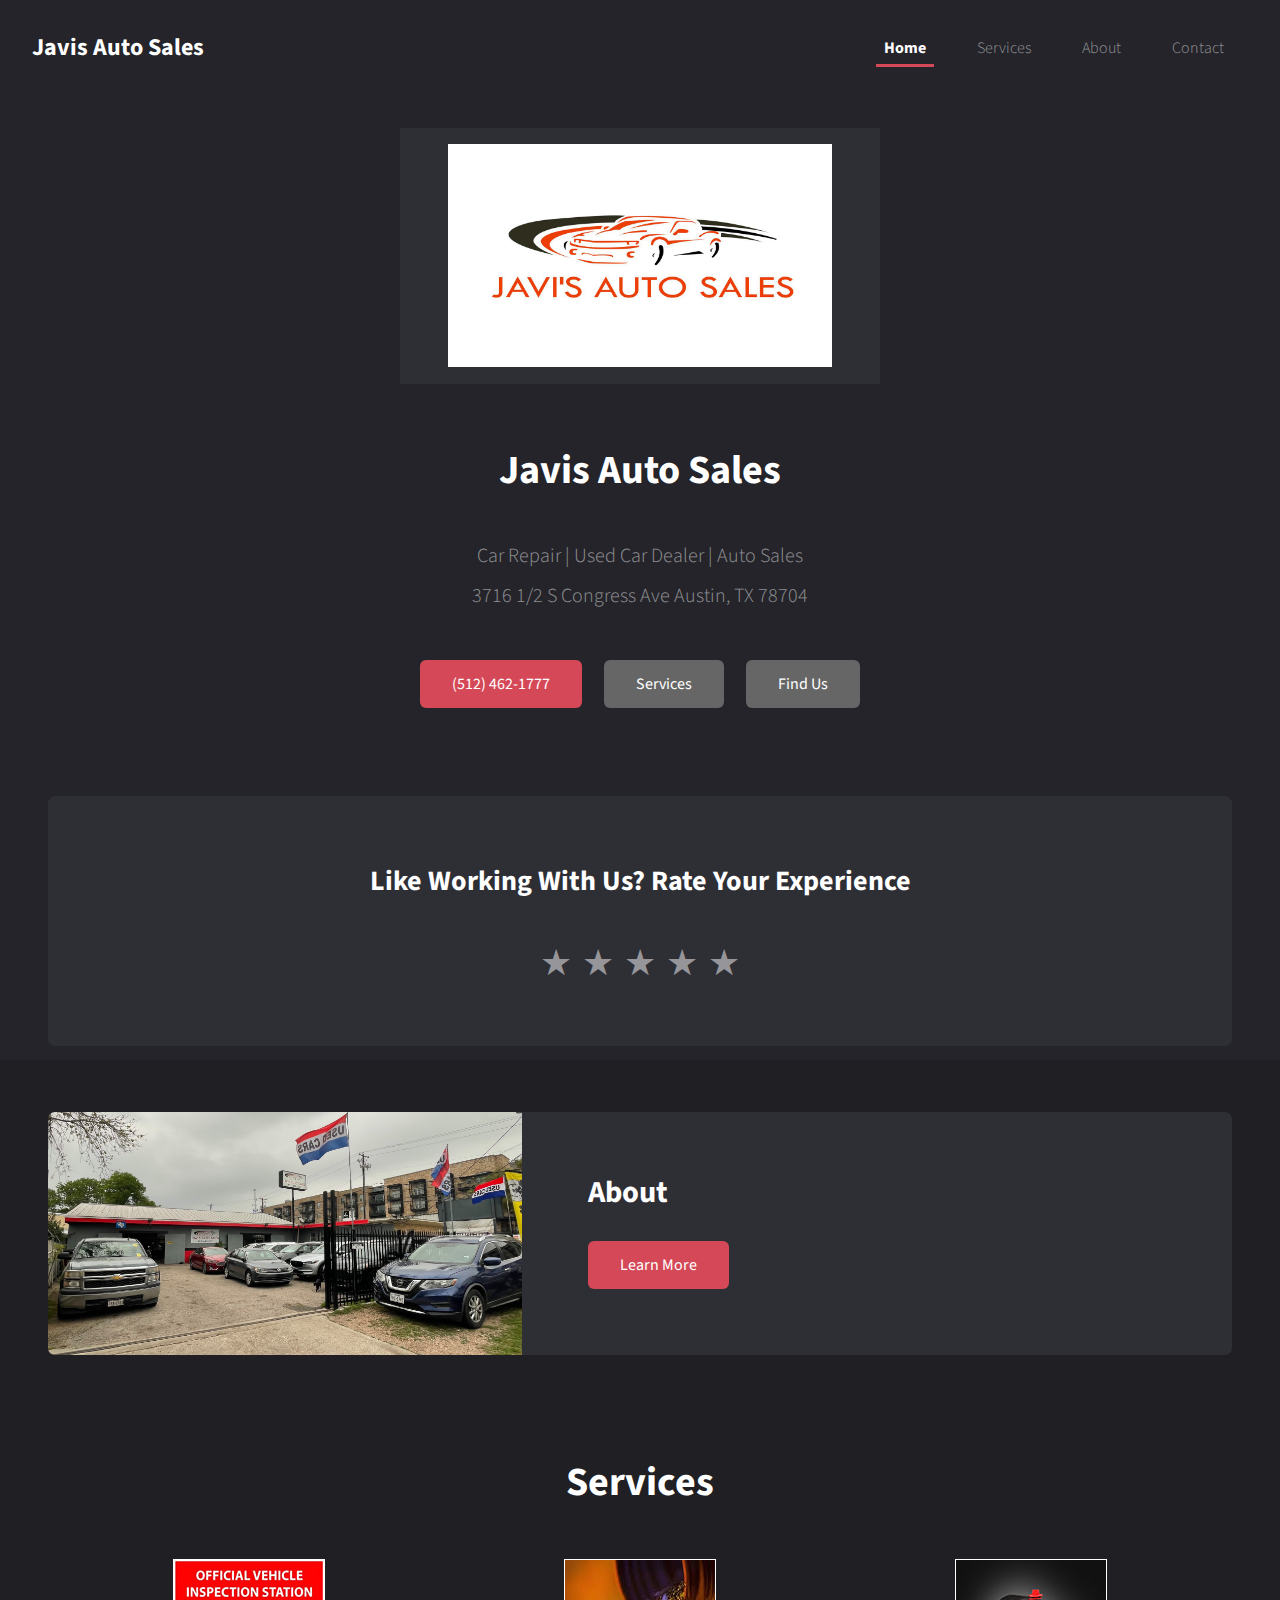
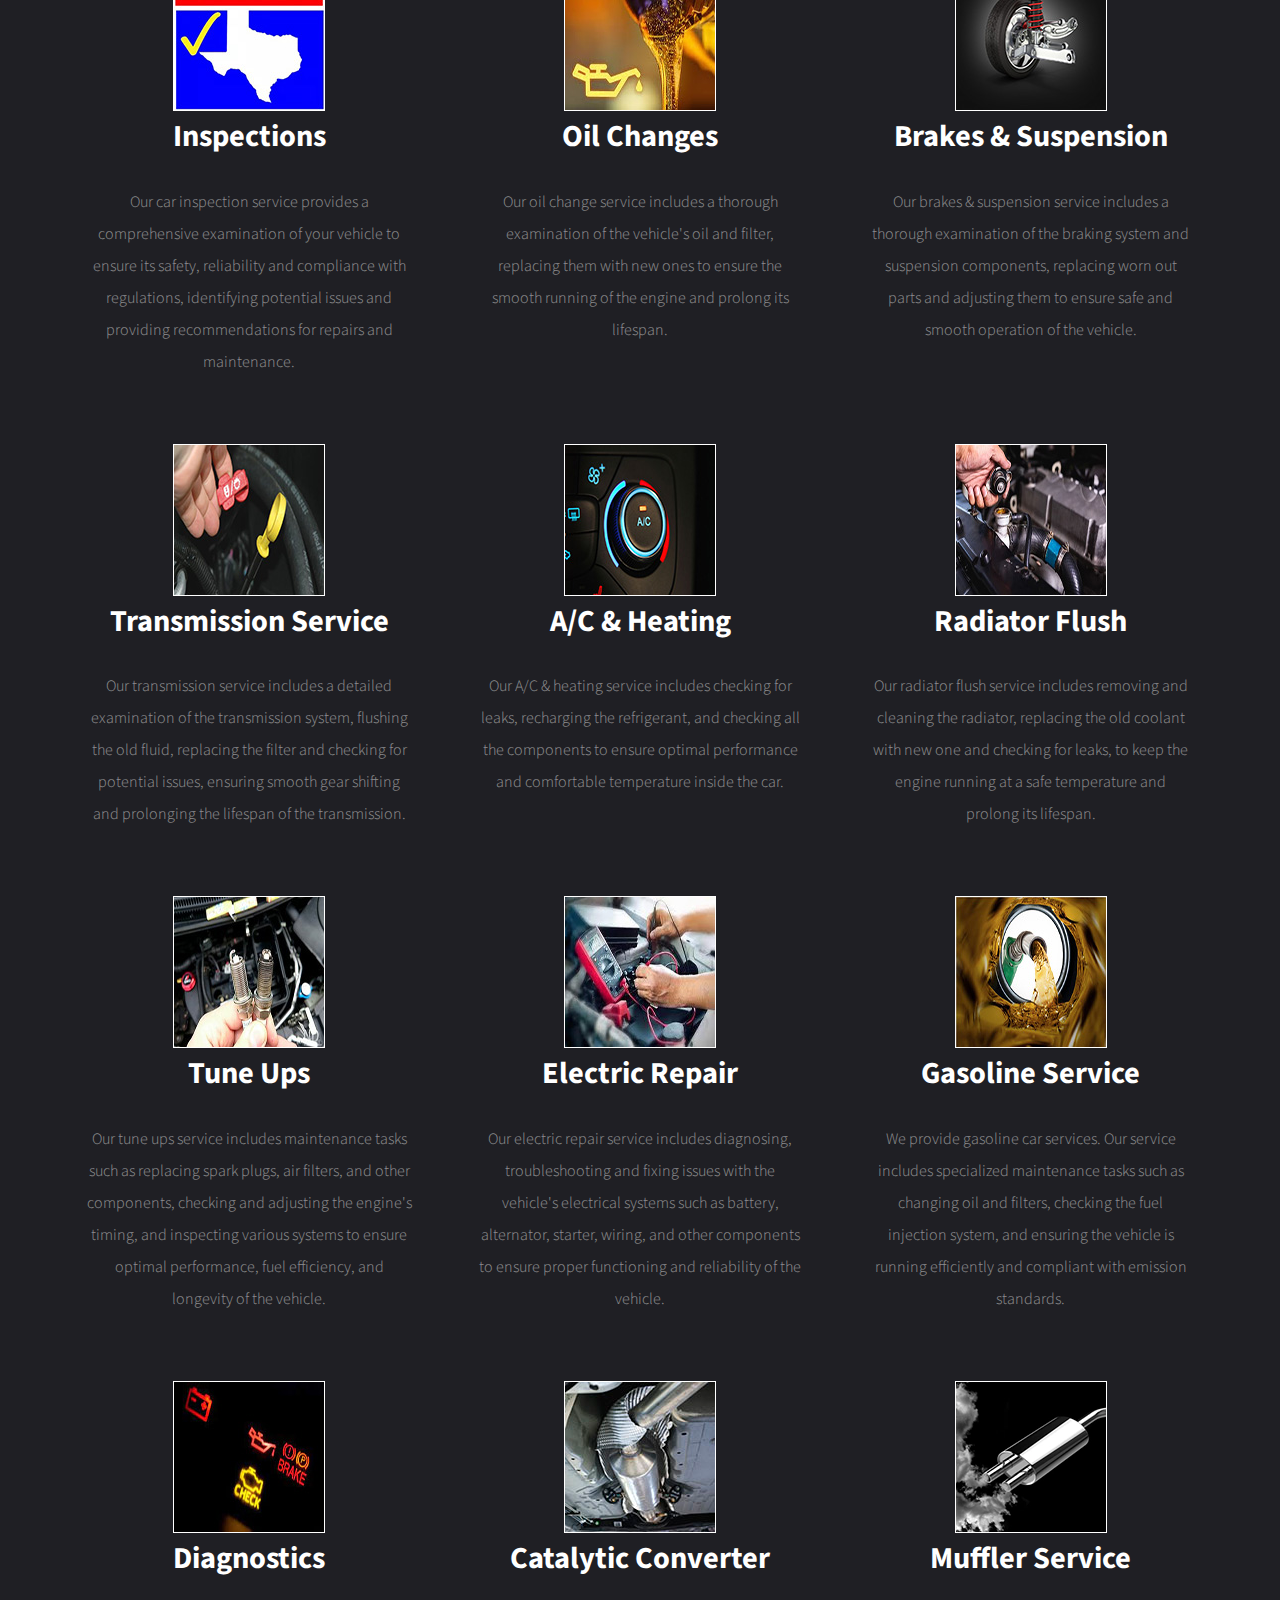
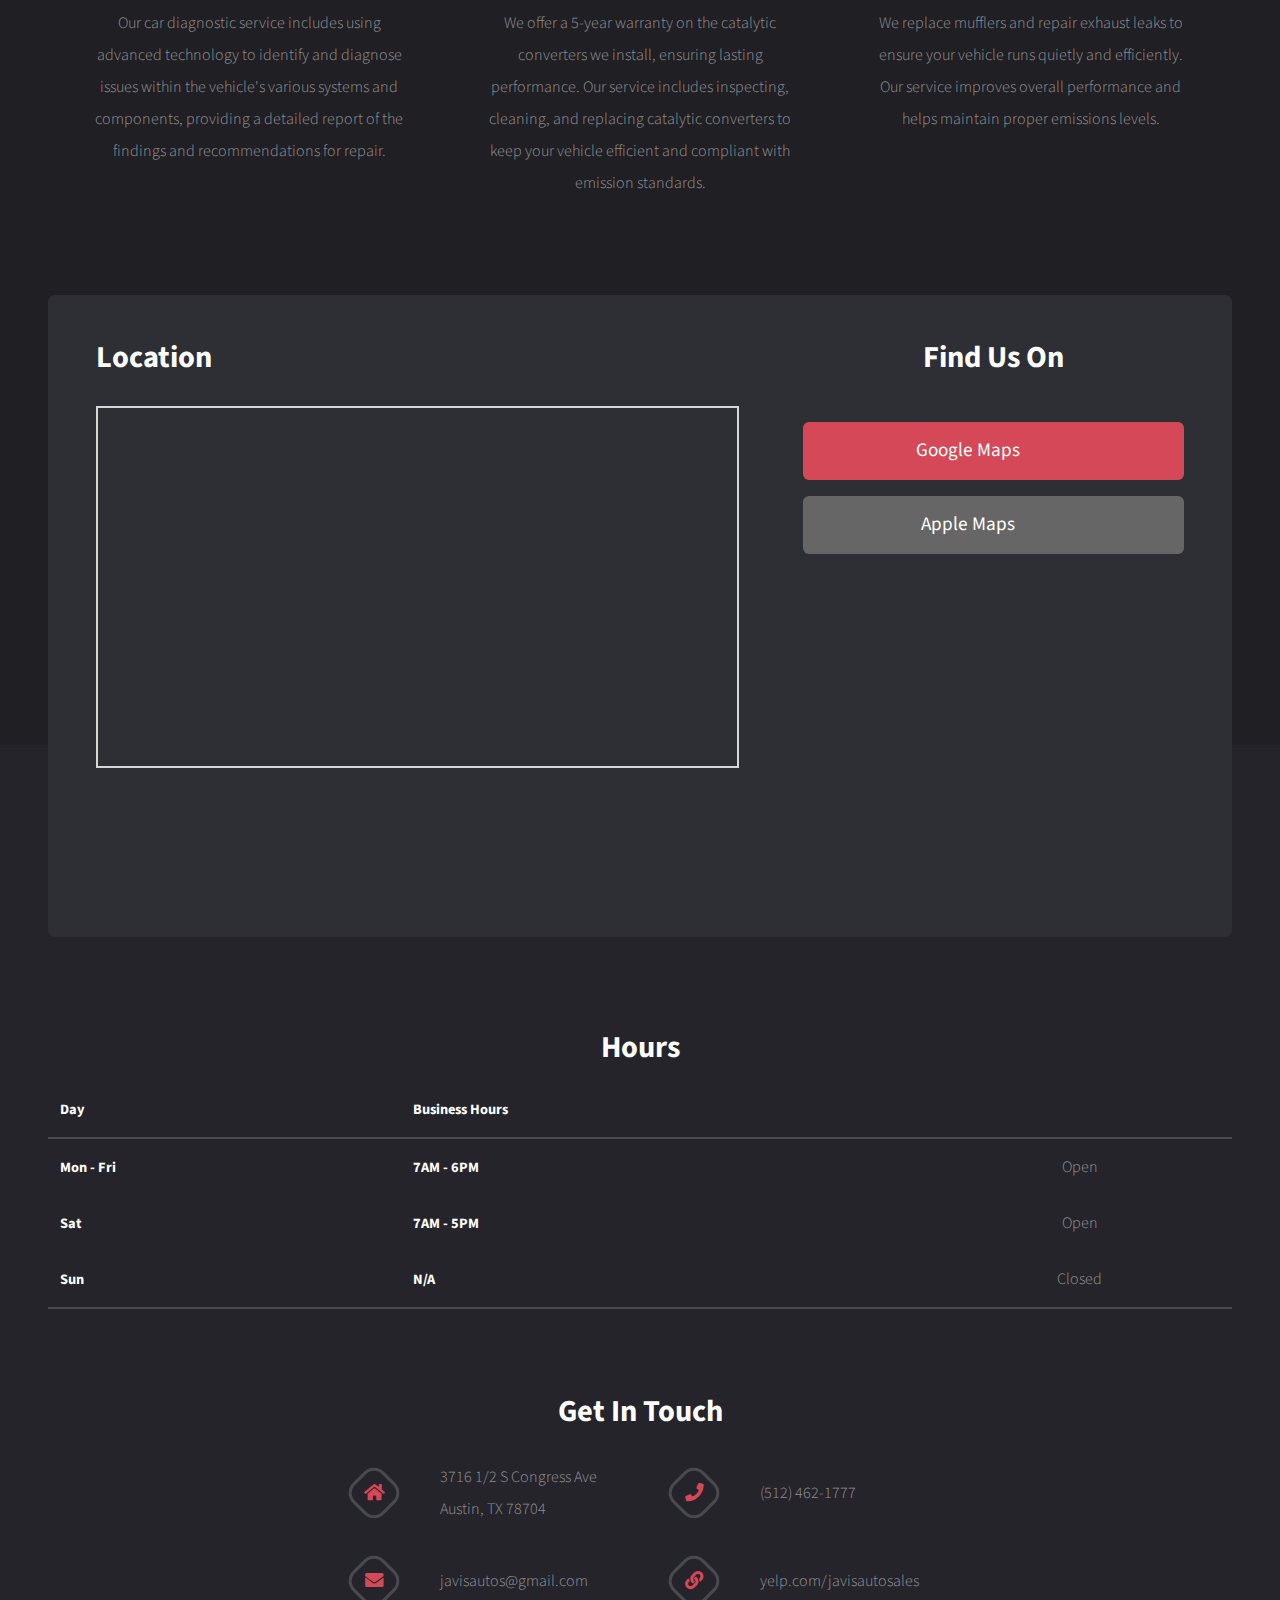
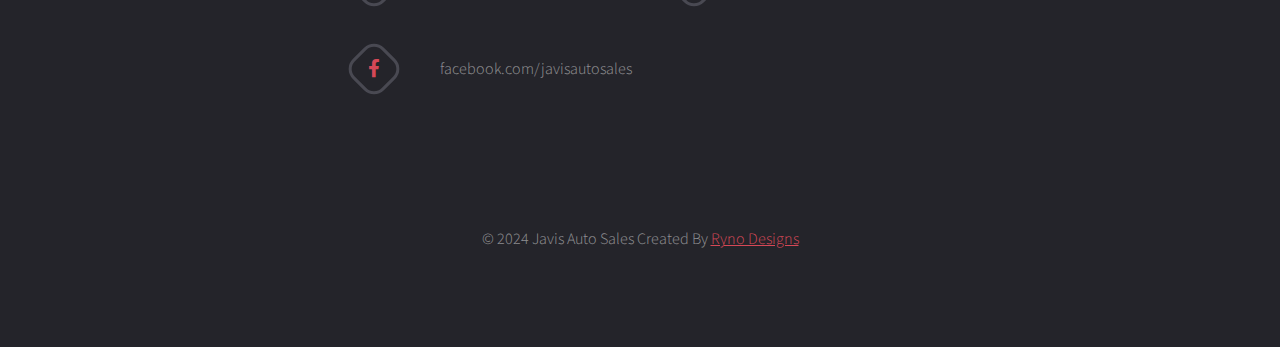
<file: index.html>
<!DOCTYPE HTML>
<html>
	<head>
		<!-- Google tag (gtag.js) -->
<script async src="https://www.googletagmanager.com/gtag/js?id=G-C8CC77G6PD"></script>
<script>
  window.dataLayer = window.dataLayer || [];
  function gtag(){dataLayer.push(arguments);}
  gtag('js', new Date());

  gtag('config', 'G-C8CC77G6PD');
</script>
		<!-- Google Adsense -->
		<script async src="https://pagead2.googlesyndication.com/pagead/js/adsbygoogle.js?client=ca-pub-5893393171654343"
     crossorigin="anonymous"></script>

		<title>Javis Auto Sales</title>
		<meta charset="utf-8" />
		<meta name="viewport" content="width=device-width, initial-scale=1, user-scalable=no" />
		<meta name="description" content="" />
		<meta name="keywords" content="" />
		<link rel="icon" href="images/JAVIS pdf logo v2.jpg">
		<link rel="stylesheet" href="assets/css/main.css" />
	</head>
	<body class="is-preload">
		<!-- Header -->
			<header id="header" class="alt">
				<a class="logo" href="index.html">Javis Auto Sales</a>
				<nav id="nav">
					<ul>
						<li class="current"><a href="index.html">Home</a></li>
						<li><a href="#two">Services</a></li>
						<li><a href="generic.html">About</a></li>
						<li><a href="index.html#footer">Contact</a></li>
					</ul>
				</nav>
			</header>

		<!-- Banner -->
			<div id="banner" class="wrapper">
				<div class="inner">
					<div class="content">
						<h1>Javis Auto Sales</h1>
						<p>Car Repair | Used Car Dealer | Auto Sales<br> 3716 1/2 S Congress Ave Austin, TX 78704</p>
						<ul class="actions">
							<li><a href="tel:512-462-1777" class="button primary">(512) 462-1777</a></li>
							<li><a href="#two" class="button">Services</a></li>
							<li><a href="#three" class="button">Find Us</a></li>
						</ul>
					</div>
					<div class="image-wrapper">
						<img src="images/frame1.png" class="frame" alt="" />
						<div class="image">
							<img src="images/JAVIS pdf logo v2.jpg" alt="" />
						</div>
					</div>
				</div>
			</div>

		<!-- Wrapper -->
			<div id="wrapper">

				<!-- One -->
					<section id="one" class="wrapper style1">
						<div class="inner">
							<div class="spotlights">
								<div class="spotlight">
									<div class="inner">
										<div class="inner">
											<br><br>
											<header class="heading major">
												<h3>Like Working With Us? Rate Your Experience</h3>
											</header>
										</div>
										<div class="rating-container" id="ratingContainer">
											<span class="star" data-rating="1">&#9733;</span>
											<span class="star" data-rating="2">&#9733;</span>
											<span class="star" data-rating="3">&#9733;</span>
											<span class="star" data-rating="4">&#9733;</span>
											<span class="star" data-rating="5">&#9733;</span>
										</div>
										<br><br>
									</div>
								</div>

								<div class="spotlight">
									<div class="image fit">
										<img src="images/aboutv2.jpeg" alt="" />
									</div>
									<div class="content">
										<h2>About</h2>

										<ul class="actions">
											<li><a href="generic.html" class="button primary fit">Learn More</a></li>
										</ul>
									</div>
								</div>
							</div>
						</div>
					</section>

				<!-- Two -->
					<section id="two" class="wrapper style1">
						<center><h1> Services </h1></center>
						<p>  </p>
						<div class="inner">
							<div class="features">
								<div class="feature">
									<img style='border:1px solid #ffffff' src="images/inspection.jpg" />
									<!--<img src="images/inspection.jpg" alt="" /> -->
									<h2>Inspections</h2>
									<p>Our car inspection service provides a comprehensive examination of your vehicle to ensure its safety, reliability and compliance with regulations, identifying potential issues and providing recommendations for repairs and maintenance.</p>
								</div>
								<div class="feature">
									<img style='border:1px solid #ffffff' src="images/oil.jpg" />
									<!--<img src="images/oil.jpg" alt="" /> -->
									<h2>Oil Changes</h2>
									<p>Our oil change service includes a thorough examination of the vehicle's oil and filter, replacing them with new ones to ensure the smooth running of the engine and prolong its lifespan.</p>
								</div>
								<div class="feature">
									<img style='border:1px solid #ffffff' src="images/brakes.jpg" />

									<h2>Brakes & Suspension</h2>
									<p>Our brakes & suspension service includes a thorough examination of the braking system and suspension components, replacing worn out parts and adjusting them to ensure safe and smooth operation of the vehicle.</p>
								</div>
								<div class="feature">
									<img style='border:1px solid #ffffff' src="images/transmission.jpg" />

									<h2>Transmission Service</h2>
									<p>Our transmission service includes a detailed examination of the transmission system, flushing the old fluid, replacing the filter and checking for potential issues, ensuring smooth gear shifting and prolonging the lifespan of the transmission.</p>
								</div>
								<div class="feature">
									<img style='border:1px solid #ffffff' src="images/ac.jpg" />

									<h2>A/C & Heating</h2>
									<p>Our A/C & heating service includes checking for leaks, recharging the refrigerant, and checking all the components to ensure optimal performance and comfortable temperature inside the car.</p>
								</div>
								<div class="feature">
									<img style='border:1px solid #ffffff' src="images/radiator.jpg" />

									<h2>Radiator Flush</h2>
									<p>Our radiator flush service includes removing and cleaning the radiator, replacing the old coolant with new one and checking for leaks, to keep the engine running at a safe temperature and prolong its lifespan.</p>
								</div>
								<div class="feature">
									<img style='border:1px solid #ffffff' src="images/tuneup.jpg" />

									<h2>Tune Ups</h2>
									<p>Our tune ups service includes maintenance tasks such as replacing spark plugs, air filters, and other components, checking and adjusting the engine's timing, and inspecting various systems to ensure optimal performance, fuel efficiency, and longevity of the vehicle.</p>
								</div>
								<div class="feature">
									<img style='border:1px solid #ffffff' src="images/electricrepair.jpg" />

									<h2>Electric Repair</h2>
									<p>Our electric repair service includes diagnosing, troubleshooting and fixing issues with the vehicle's electrical systems such as battery, alternator, starter, wiring, and other components to ensure proper functioning and reliability of the vehicle.</p>
								</div>
								<div class="feature">
									<img style='border:1px solid #ffffff' src="images/diesel.jpg" />

									<h2>Gasoline Service</h2>
									<p>We provide gasoline car services. Our service includes specialized maintenance tasks such as changing oil and filters, checking the fuel injection system, and ensuring the vehicle is running efficiently and compliant with emission standards.</p>
								</div>
								<div class="feature">
									<img style='border:1px solid #ffffff' src="images/diagnostic.jpg" />

									<h2>Diagnostics</h2>
									<p>Our car diagnostic service includes using advanced technology to identify and diagnose issues within the vehicle's various systems and components, providing a detailed report of the findings and recommendations for repair.</p>
								</div>
								<div class="feature">
									<img style='border:1px solid #ffffff' src="images/catconv.jpg" />

									<h2>Catalytic Converter</h2>
									<p>We offer a 5-year warranty on the catalytic converters we install, ensuring lasting performance. Our service includes inspecting, cleaning, and replacing catalytic converters to keep your vehicle efficient and compliant with emission standards.</p>
								</div>
								<div class="feature">
									<img style='border:1px solid #ffffff' src="images/muffler1.webp" />

									<h2>Muffler Service</h2>
									<p>We replace mufflers and repair exhaust leaks to ensure your vehicle runs quietly and efficiently. Our service improves overall performance and helps maintain proper emissions levels.</p>
								</div>
							</div>
						</div>
					</section>

				<!-- Three -->
					<section id="three" class="wrapper style1">
						<div class="inner">
							<div class="box cta">
								<div class="content">
									<h2>Location</h2>
									<div class="google-maps">
									<iframe src="https://www.google.com/maps/embed?pb=!1m18!1m12!1m3!1d861.84734170964!2d-97.76291102945373!3d30.225971132994538!2m3!1f0!2f0!3f0!3m2!1i1024!2i768!4f13.1!3m3!1m2!1s0x8644b4956d19199f%3A0xe180c64b40066a6a!2sJavis%20Auto%20Sales!5e0!3m2!1sen!2sus!4v1674410481849!5m2!1sen!2sus"
									width="400" height="300" style="border:2px solid #D6D6D6;" allowfullscreen="" loading="lazy" referrerpolicy="no-referrer-when-downgrade"></iframe>
									</div>
								</div>
								<ul class="actions stacked">

										<h2>Find Us On</h2>
									<li><a href="https://goo.gl/maps/bh5yAjLF7dsQ9GDz7" target="_blank" class="button primary large fit">Google Maps</a></li>
									<li><a href="https://maps.apple.com/place?q=Javi%27s%20Auto%20Sales&ll=30.2265236%2C-97.7625854&auid=1150101085187147611&lsp=9902&address=3716%20S%20Congress%20Ave%2C%20Austin%2C%20TX%20%2078704%2C%20United%20States" target= "_blank" class="button large fit">Apple Maps</a></li>

								</ul>
							</div>
						</div>
					</section>
			</div>

		<!-- Footer -->
			<div id="footer" class="wrapper">
				<div class="inner">

					<h2>Hours</h2>
					<div class="table-wrapper">
						<table>
							<thead>
								<tr>
									<th>Day</th>
									<th>Business Hours</th>
									<th></th>
								</tr>
							</thead>
							<thead>
								<tr>
									<th>Mon - Fri</th>
									<th>7AM - 6PM</th>
									<td>Open</td>
								</tr>
								<tr>
									<th>Sat</th>
									<th>7AM - 5PM</th>
									<td>Open</td>
								</tr>
								<tr>
									<th>Sun</th>
									<th>N/A</th>
									<td>Closed</td>
								</tr>
							</thead>
						</table>
					</div>
					<p> </p>
					<header>
						<h2>Get In Touch</h2>
					</header>
					<p> </p>
					<!--<section class="contact-form">
						<form method="post" action="#">
							<div class="fields">
								<div class="field half">
									<input name="name" id="name" placeholder="Name" type="text" />
								</div>
								<div class="field half">
									<input name="email" id="email" placeholder="Email" type="email" />
								</div>
								<div class="field">
									<textarea name="message" id="message" rows="6" placeholder="Message"></textarea>
								</div>
								<div class="field">
									<ul class="actions special">
										<li><button type="submit" class="button primary" >Send Message</button></li>
									</ul>
								</div>
							</div>
						</form>
					</section> -->
					<section class="contact-info">
						<div class="item">
							<span class="icon solid alt fa-home"></span>
							<p>
								3716 1/2 S Congress Ave<br />
								Austin, TX 78704
							</p>
						</div>
						<div class="item">
							<span class="icon solid alt fa-phone"></span>
								<a href="tel:512-462-1777">(512) 462-1777</a>
						</div>
						<div class="item">
							<span class="icon solid alt fa-envelope"></span>
							<a href = "mailto: javisautos@gmail.com">javisautos@gmail.com</a>
						</div>
						<div class="item">
							<span class="icon solid alt fa-link"></span>
							<a href="https://www.yelp.com/biz/javis-auto-sales-austin" target="_blank">yelp.com/javisautosales</a>
						</div>
						<div class="item">
							<span class="icon brands alt fa-facebook-f"></span>
							<a href="https://www.facebook.com/javisautosales/" target="_blank">facebook.com/javisautosales</a>
						</div>

					</section>
					<p class="copyright">
						&copy; 2024 Javis Auto Sales Created By <a href="https://rynodesigns.com" target="_blank">Ryno Designs</a>
					</p>
				</div>
			</div>

		<!-- Scripts -->
			<script src="assets/js/jquery.min.js"></script>
			<script src="assets/js/jquery.dropotron.min.js"></script>
			<script src="assets/js/jquery.scrollex.min.js"></script>
			<script src="assets/js/jquery.scrolly.min.js"></script>
			<script src="assets/js/browser.min.js"></script>
			<script src="assets/js/breakpoints.min.js"></script>
			<script src="assets/js/util.js"></script>
			<script src="assets/js/main.js"></script>

	</body>
</html>
</file>
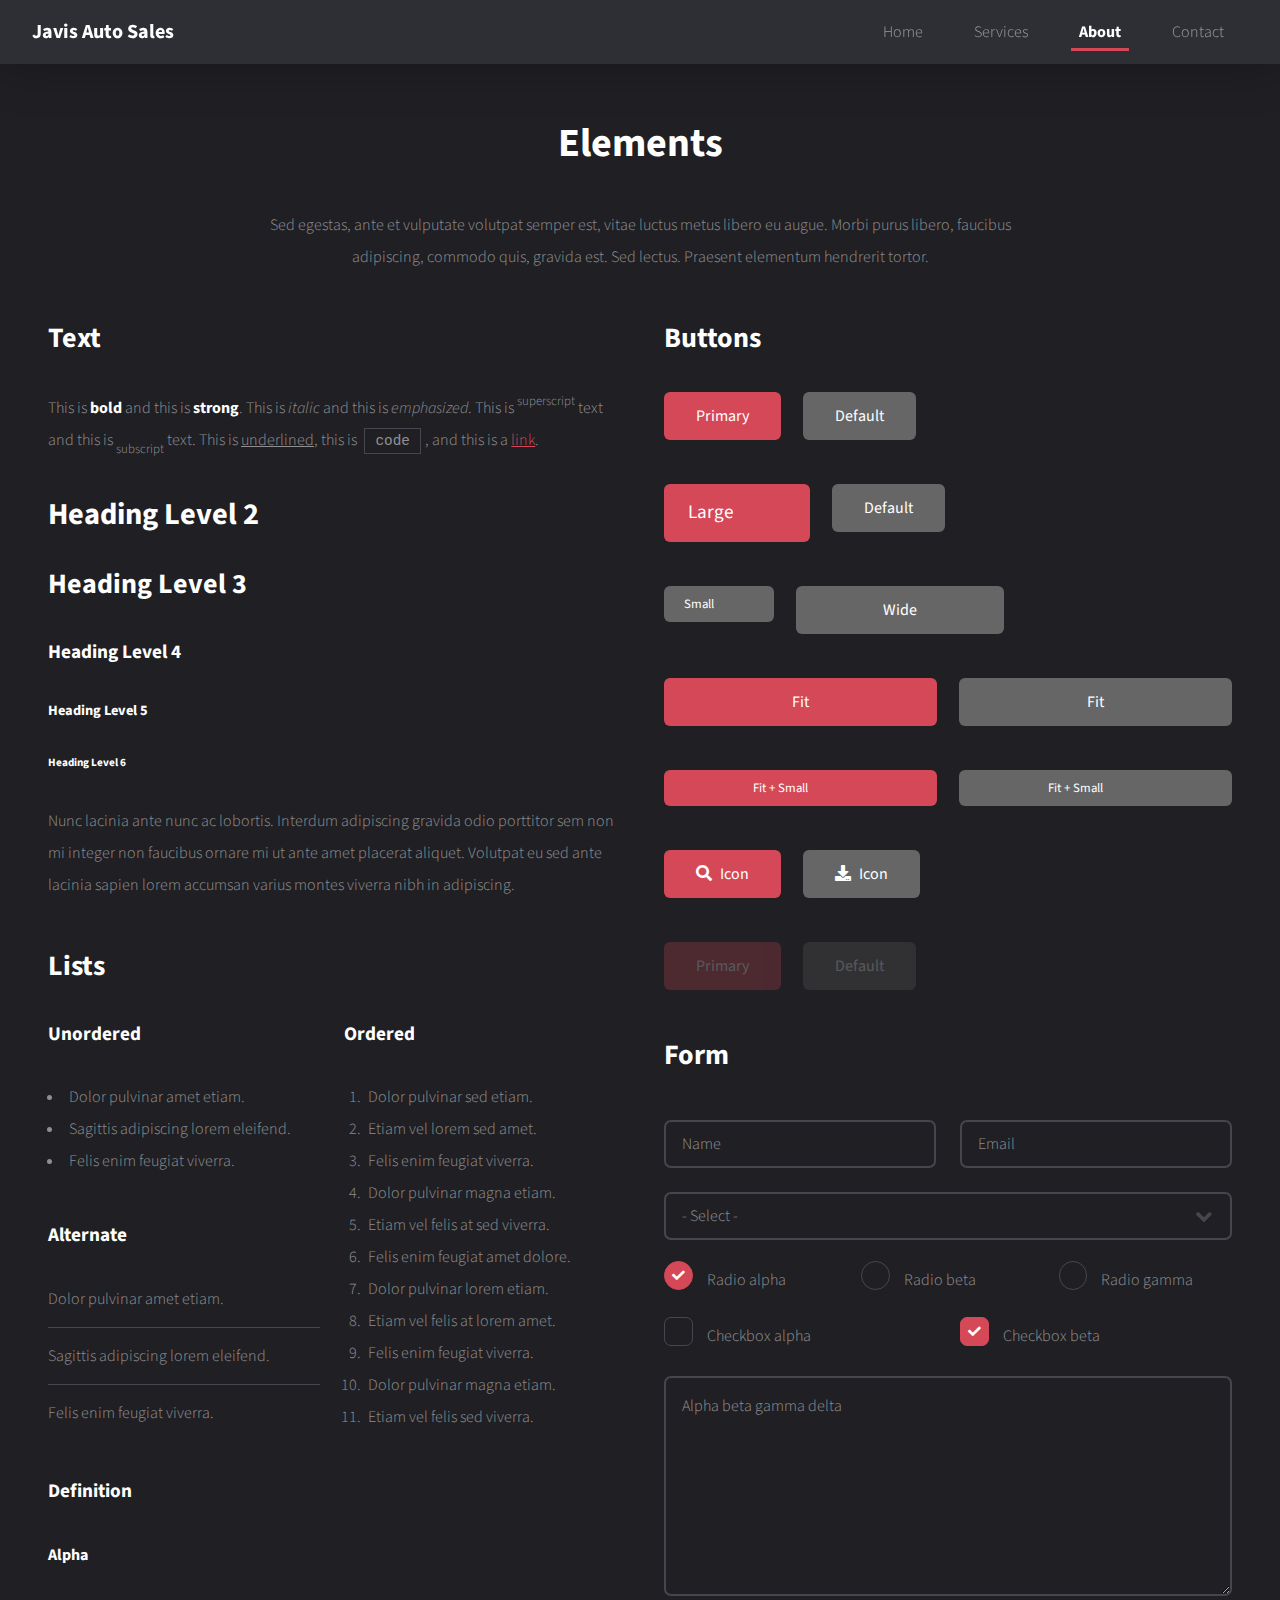
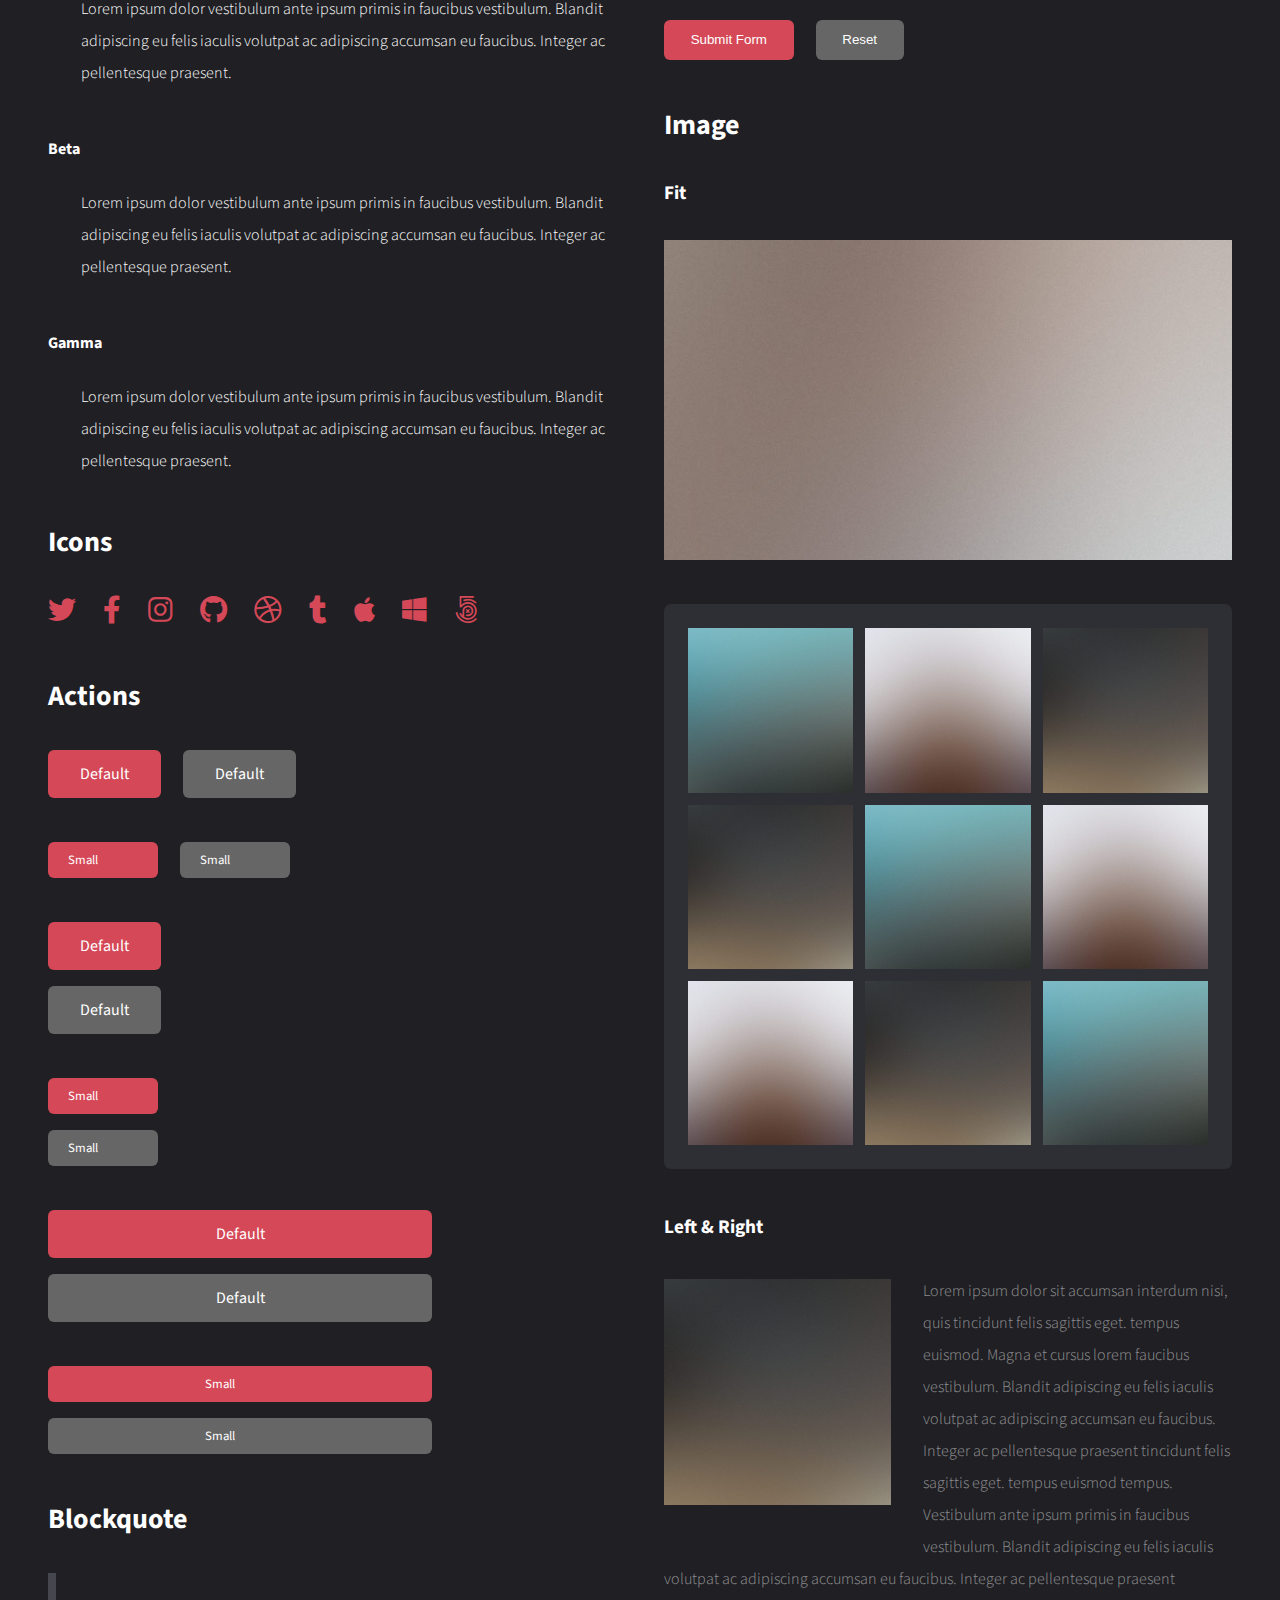
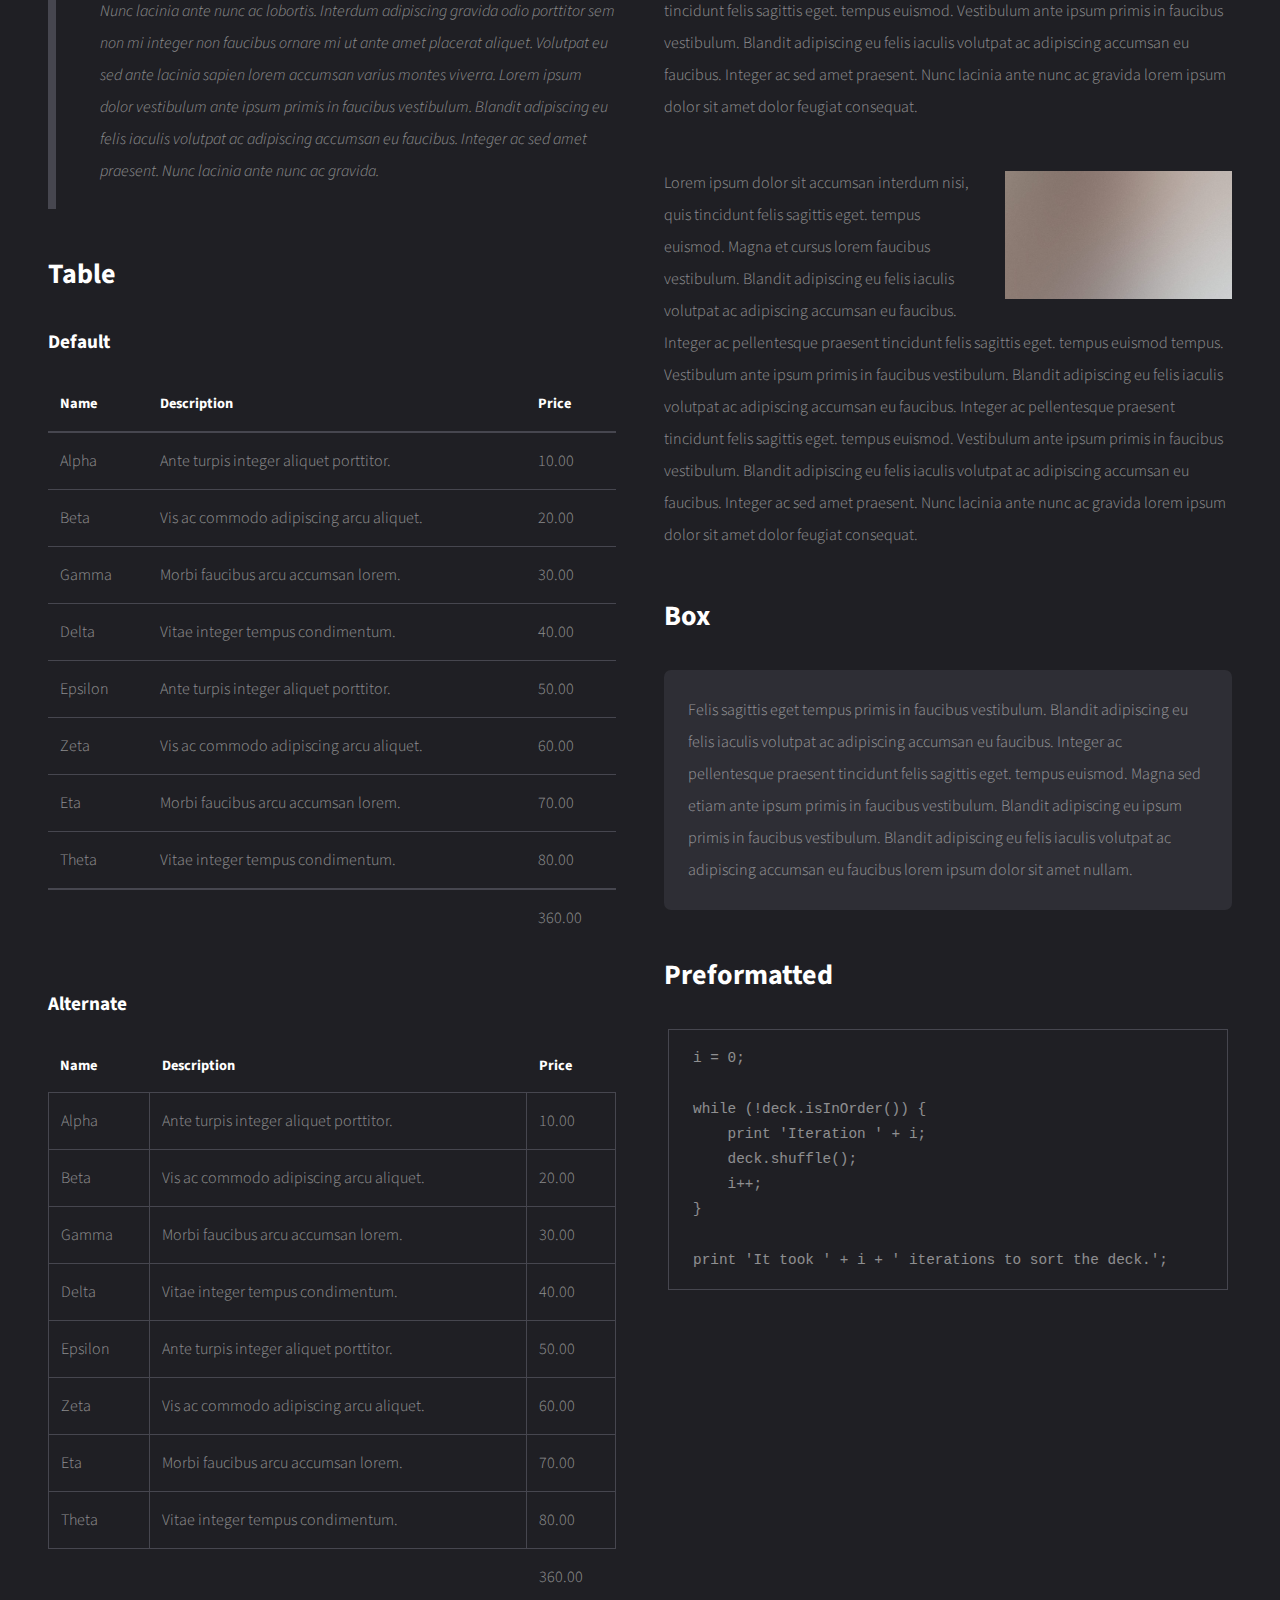
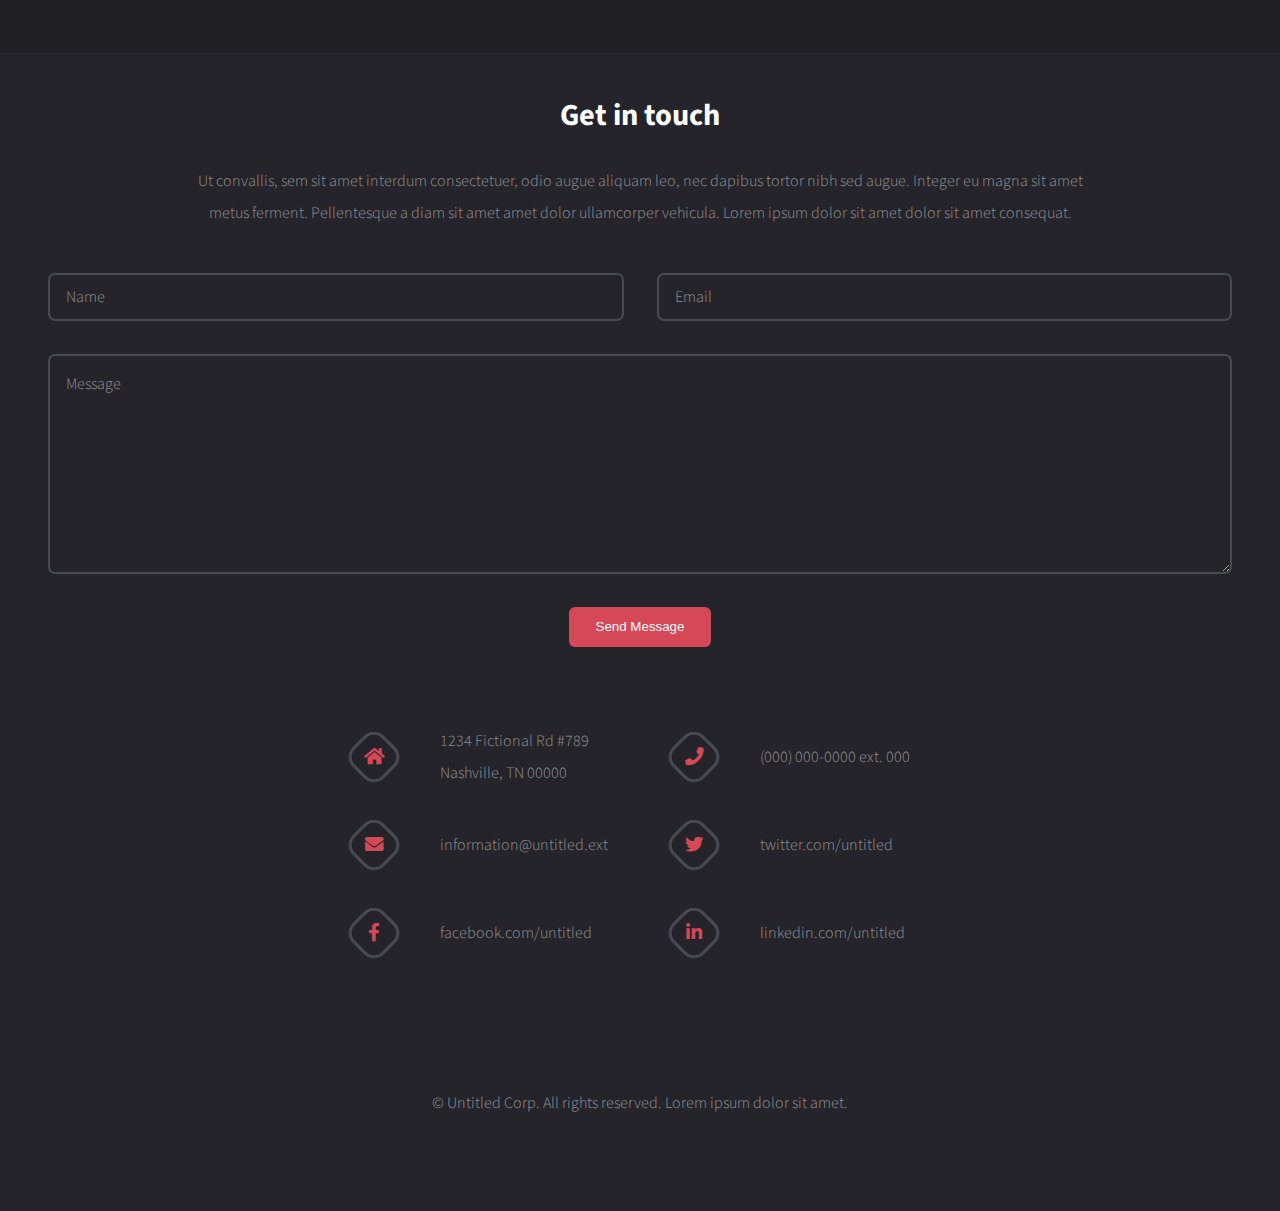
<file: elements.html>
<!DOCTYPE HTML>
<!--
	Threshold by Pixelarity
	pixelarity.com | hello@pixelarity.com
	License: pixelarity.com/license
-->
<html>
	<head>
		<title>Javis Auto Sales</title>
		<meta charset="utf-8" />
		<meta name="viewport" content="width=device-width, initial-scale=1, user-scalable=no" />
		<meta name="description" content="" />
		<meta name="keywords" content="" />
		<link rel="stylesheet" href="assets/css/main.css" />
	</head>
	<body class="is-preload">

		<!-- Header -->
			<header id="header">
				<a class="logo" href="index.html">Javis Auto Sales</a>
				<nav id="nav">
					<ul>
						<li><a href="index.html">Home</a></li>
						<li><a href="index.html#two">Services</a></li>
						<!--<li>
							<a href="index.html#two" class="icon solid fa-angle-down">Services</a>
							<ul>
								<li><a href="#">Option One</a></li>
								<li><a href="#">Option Two</a></li>
								<li><a href="#">Option Three</a></li>
								<li>
									<a href="#">Submenu</a>
									<ul>
										<li><a href="#">Option One</a></li>
										<li><a href="#">Option Two</a></li>
										<li><a href="#">Option Three</a></li>
										<li><a href="#">Option Four</a></li>
									</ul>
								</li>
							</ul>
						</li> -->
						<li class="current"><a href="generic.html">About</a></li>
						<li><a href="index.html#footer">Contact</a></li>
					</ul>
				</nav>
			</header>

		<!-- Main -->
			<div id="main" class="wrapper style1">
				<div class="inner">

					<!-- Elements -->
						<header class="major">
							<h1>Elements</h1>
							<p>Sed egestas, ante et vulputate volutpat semper est, vitae luctus metus libero eu augue. Morbi purus libero, faucibus adipiscing, commodo quis, gravida est. Sed lectus. Praesent elementum hendrerit tortor.</p>
						</header>
						<div class="row gtr-200">
							<div class="col-6 col-12-medium">

								<!-- Text -->
									<h3>Text</h3>
									<p>This is <b>bold</b> and this is <strong>strong</strong>. This is <i>italic</i> and this is <em>emphasized</em>.
									This is <sup>superscript</sup> text and this is <sub>subscript</sub> text.
									This is <u>underlined</u>, this is <code>code</code>, and this is a <a href="#">link</a>.</p>
									<h2>Heading Level 2</h2>
									<h3>Heading Level 3</h3>
									<h4>Heading Level 4</h4>
									<h5>Heading Level 5</h5>
									<h6>Heading Level 6</h6>
									<p>Nunc lacinia ante nunc ac lobortis. Interdum adipiscing gravida odio porttitor sem
									non mi integer non faucibus ornare mi ut ante amet placerat aliquet. Volutpat eu sed
									ante lacinia sapien lorem accumsan varius montes viverra nibh in adipiscing.</p>

								<!-- Lists -->
									<h3>Lists</h3>
									<div class="row">
										<div class="col-6 col-12-small">
											<h4>Unordered</h4>
											<ul>
												<li>Dolor pulvinar amet etiam.</li>
												<li>Sagittis adipiscing lorem eleifend.</li>
												<li>Felis enim feugiat viverra.</li>
											</ul>
											<h4>Alternate</h4>
											<ul class="alt">
												<li>Dolor pulvinar amet etiam.</li>
												<li>Sagittis adipiscing lorem eleifend.</li>
												<li>Felis enim feugiat viverra.</li>
											</ul>
										</div>
										<div class="col-6 col-12-small">
											<h4>Ordered</h4>
											<ol>
												<li>Dolor pulvinar sed etiam.</li>
												<li>Etiam vel lorem sed amet.</li>
												<li>Felis enim feugiat viverra.</li>
												<li>Dolor pulvinar magna etiam.</li>
												<li>Etiam vel felis at sed viverra.</li>
												<li>Felis enim feugiat amet dolore.</li>
												<li>Dolor pulvinar lorem etiam.</li>
												<li>Etiam vel felis at lorem amet.</li>
												<li>Felis enim feugiat viverra.</li>
												<li>Dolor pulvinar magna etiam.</li>
												<li>Etiam vel felis sed viverra.</li>
											</ol>
										</div>
									</div>
									<h4>Definition</h4>
									<dl>
										<dt>Alpha</dt>
										<dd>
											<p>Lorem ipsum dolor vestibulum ante ipsum primis in faucibus vestibulum.
											Blandit adipiscing eu felis iaculis volutpat ac adipiscing accumsan eu faucibus.
											Integer ac pellentesque praesent.</p>
										</dd>
										<dt>Beta</dt>
										<dd>
											<p>Lorem ipsum dolor vestibulum ante ipsum primis in faucibus vestibulum.
											Blandit adipiscing eu felis iaculis volutpat ac adipiscing accumsan eu faucibus.
											Integer ac pellentesque praesent.</p>
										</dd>
										<dt>Gamma</dt>
										<dd>
											<p>Lorem ipsum dolor vestibulum ante ipsum primis in faucibus vestibulum.
											Blandit adipiscing eu felis iaculis volutpat ac adipiscing accumsan eu faucibus.
											Integer ac pellentesque praesent.</p>
										</dd>
									</dl>

								<!-- Icons -->
									<h3>Icons</h3>
									<ul class="icons">
										<li><a href="#" class="icon brands fa-twitter"><span class="label">Twitter</span></a></li>
										<li><a href="#" class="icon brands fa-facebook-f"><span class="label">Facebook</span></a></li>
										<li><a href="#" class="icon brands fa-instagram"><span class="label">Instagram</span></a></li>
										<li><a href="#" class="icon brands fa-github"><span class="label">Github</span></a></li>
										<li><a href="#" class="icon brands fa-dribbble"><span class="label">Dribbble</span></a></li>
										<li><a href="#" class="icon brands fa-tumblr"><span class="label">Tumblr</span></a></li>
										<li><a href="#" class="icon brands fa-apple"><span class="label">Apple</span></a></li>
										<li><a href="#" class="icon brands fa-windows"><span class="label">Windows</span></a></li>
										<li><a href="#" class="icon brands fa-500px"><span class="label">500px</span></a></li>
									</ul>

								<!-- Actions -->
									<h3>Actions</h3>
									<ul class="actions">
										<li><a href="#" class="button primary">Default</a></li>
										<li><a href="#" class="button">Default</a></li>
									</ul>
									<ul class="actions">
										<li><a href="#" class="button primary small">Small</a></li>
										<li><a href="#" class="button small">Small</a></li>
									</ul>
									<ul class="actions stacked">
										<li><a href="#" class="button primary">Default</a></li>
										<li><a href="#" class="button">Default</a></li>
									</ul>
									<ul class="actions stacked">
										<li><a href="#" class="button primary small">Small</a></li>
										<li><a href="#" class="button small">Small</a></li>
									</ul>
									<ul class="actions stacked">
										<li><a href="#" class="button primary fit">Default</a></li>
										<li><a href="#" class="button fit">Default</a></li>
									</ul>
									<ul class="actions stacked">
										<li><a href="#" class="button primary small fit">Small</a></li>
										<li><a href="#" class="button small fit">Small</a></li>
									</ul>

								<!-- Blockquote -->
									<h3>Blockquote</h3>
									<blockquote>Nunc lacinia ante nunc ac lobortis. Interdum adipiscing gravida odio
									porttitor sem non mi integer non faucibus ornare mi ut ante amet placerat aliquet.
									Volutpat eu sed ante lacinia sapien lorem accumsan varius montes viverra. Lorem ipsum
									dolor vestibulum ante ipsum primis in faucibus vestibulum. Blandit adipiscing eu felis
									iaculis volutpat ac adipiscing accumsan eu faucibus. Integer ac sed amet praesent. Nunc
									lacinia ante nunc ac gravida.</blockquote>

								<!-- Table -->
									<h3>Table</h3>
									<h4>Default</h4>
									<div class="table-wrapper">
										<table>
											<thead>
												<tr>
													<th>Name</th>
													<th>Description</th>
													<th>Price</th>
												</tr>
											</thead>
											<tbody>
												<tr>
													<td>Alpha</td>
													<td>Ante turpis integer aliquet porttitor.</td>
													<td>10.00</td>
												</tr>
												<tr>
													<td>Beta</td>
													<td>Vis ac commodo adipiscing arcu aliquet.</td>
													<td>20.00</td>
												</tr>
												<tr>
													<td>Gamma</td>
													<td>Morbi faucibus arcu accumsan lorem.</td>
													<td>30.00</td>
												</tr>
												<tr>
													<td>Delta</td>
													<td>Vitae integer tempus condimentum.</td>
													<td>40.00</td>
												</tr>
												<tr>
													<td>Epsilon</td>
													<td>Ante turpis integer aliquet porttitor.</td>
													<td>50.00</td>
												</tr>
												<tr>
													<td>Zeta</td>
													<td>Vis ac commodo adipiscing arcu aliquet.</td>
													<td>60.00</td>
												</tr>
												<tr>
													<td>Eta</td>
													<td>Morbi faucibus arcu accumsan lorem.</td>
													<td>70.00</td>
												</tr>
												<tr>
													<td>Theta</td>
													<td>Vitae integer tempus condimentum.</td>
													<td>80.00</td>
												</tr>
											</tbody>
											<tfoot>
												<tr>
													<td colspan="2"></td>
													<td>360.00</td>
												</tr>
											</tfoot>
										</table>
									</div>
									<h4>Alternate</h4>
									<div class="table-wrapper">
										<table class="alt">
											<thead>
												<tr>
													<th>Name</th>
													<th>Description</th>
													<th>Price</th>
												</tr>
											</thead>
											<tbody>
												<tr>
													<td>Alpha</td>
													<td>Ante turpis integer aliquet porttitor.</td>
													<td>10.00</td>
												</tr>
												<tr>
													<td>Beta</td>
													<td>Vis ac commodo adipiscing arcu aliquet.</td>
													<td>20.00</td>
												</tr>
												<tr>
													<td>Gamma</td>
													<td>Morbi faucibus arcu accumsan lorem.</td>
													<td>30.00</td>
												</tr>
												<tr>
													<td>Delta</td>
													<td>Vitae integer tempus condimentum.</td>
													<td>40.00</td>
												</tr>
												<tr>
													<td>Epsilon</td>
													<td>Ante turpis integer aliquet porttitor.</td>
													<td>50.00</td>
												</tr>
												<tr>
													<td>Zeta</td>
													<td>Vis ac commodo adipiscing arcu aliquet.</td>
													<td>60.00</td>
												</tr>
												<tr>
													<td>Eta</td>
													<td>Morbi faucibus arcu accumsan lorem.</td>
													<td>70.00</td>
												</tr>
												<tr>
													<td>Theta</td>
													<td>Vitae integer tempus condimentum.</td>
													<td>80.00</td>
												</tr>
											</tbody>
											<tfoot>
												<tr>
													<td colspan="2"></td>
													<td>360.00</td>
												</tr>
											</tfoot>
										</table>
									</div>

								</div>
								<div class="col-6 col-12-medium">

									<!-- Buttons -->
										<h3>Buttons</h3>
										<ul class="actions">
											<li><a href="#" class="button primary">Primary</a></li>
											<li><a href="#" class="button">Default</a></li>
										</ul>
										<ul class="actions">
											<li><a href="#" class="button primary large">Large</a></li>
											<li><a href="#" class="button">Default</a></li>
										</ul>
										<ul class="actions">
											<li><a href="#" class="button small">Small</a></li>
											<li><a href="#" class="button wide">Wide</a></li>
										</ul>
										<ul class="actions fit">
											<li><a href="#" class="button primary fit">Fit</a></li>
											<li><a href="#" class="button fit">Fit</a></li>
										</ul>
										<ul class="actions fit">
											<li><a href="#" class="button primary fit small">Fit + Small</a></li>
											<li><a href="#" class="button fit small">Fit + Small</a></li>
										</ul>
										<ul class="actions">
											<li><a href="#" class="button primary icon solid fa-search">Icon</a></li>
											<li><a href="#" class="button icon solid fa-download">Icon</a></li>
										</ul>
										<ul class="actions">
											<li><span class="button primary disabled">Primary</span></li>
											<li><span class="button disabled">Default</span></li>
										</ul>

									<!-- Form -->
										<h3>Form</h3>
										<form method="post" action="#">
											<div class="row gtr-uniform">
												<div class="col-6 col-12-xsmall">
													<input type="text" name="demo-name" id="demo-name" value="" placeholder="Name" />
												</div>
												<div class="col-6 col-12-xsmall">
													<input type="email" name="demo-email" id="demo-email" value="" placeholder="Email" />
												</div>
												<!-- Break -->
												<div class="col-12">
													<select name="demo-category" id="demo-category">
														<option value="">- Select -</option>
														<option value="alpha">Option alpha</option>
														<option value="beta">Option beta</option>
														<option value="gamma">Option gamma</option>
														<option value="delta">Option delta</option>
														<option value="epsilon">Option epsilon</option>
														<option value="zeta">Option zeta</option>
														<option value="eta">Option eta</option>
														<option value="theta">Option theta</option>
													</select>
												</div>
												<!-- Break -->
												<div class="col-4 col-12-small">
													<input type="radio" id="radio-alpha" name="demo-radio" checked>
													<label for="radio-alpha">Radio alpha</label>
												</div>
												<div class="col-4 col-12-small">
													<input type="radio" id="radio-beta" name="demo-radio">
													<label for="radio-beta">Radio beta</label>
												</div>
												<div class="col-4 col-12-small">
													<input type="radio" id="radio-gamma" name="demo-radio">
													<label for="radio-gamma">Radio gamma</label>
												</div>
												<!-- Break -->
												<div class="col-6 col-12-small">
													<input type="checkbox" id="checkbox-alpha" name="demo-checkbox">
													<label for="checkbox-alpha">Checkbox alpha</label>
												</div>
												<div class="col-6 col-12-small">
													<input type="checkbox" id="checkbox-beta" name="demo-checkbox" checked>
													<label for="checkbox-beta">Checkbox beta</label>
												</div>
												<!-- Break -->
												<div class="col-12">
													<textarea name="demo-textarea" id="demo-textarea" placeholder="Alpha beta gamma delta" rows="6"></textarea>
												</div>
												<!-- Break -->
												<div class="col-12">
													<ul class="actions">
														<li><button type="submit" class="primary">Submit Form</button></li>
														<li><button type="reset">Reset</button></li>
													</ul>
												</div>
											</div>
										</form>

									<!-- Image -->
										<h3>Image</h3>
										<h4>Fit</h4>
										<span class="image fit"><img src="images/pic01.jpg" alt="" /></span>
										<div class="box">
											<div class="row gtr-50 gtr-uniform">
												<div class="col-4"><span class="image fit"><img src="images/pic02.jpg" alt="" /></span></div>
												<div class="col-4"><span class="image fit"><img src="images/pic03.jpg" alt="" /></span></div>
												<div class="col-4"><span class="image fit"><img src="images/pic04.jpg" alt="" /></span></div>
												<!-- Break -->
												<div class="col-4"><span class="image fit"><img src="images/pic04.jpg" alt="" /></span></div>
												<div class="col-4"><span class="image fit"><img src="images/pic02.jpg" alt="" /></span></div>
												<div class="col-4"><span class="image fit"><img src="images/pic03.jpg" alt="" /></span></div>
												<!-- Break -->
												<div class="col-4"><span class="image fit"><img src="images/pic03.jpg" alt="" /></span></div>
												<div class="col-4"><span class="image fit"><img src="images/pic04.jpg" alt="" /></span></div>
												<div class="col-4"><span class="image fit"><img src="images/pic02.jpg" alt="" /></span></div>
											</div>
										</div>
										<h4>Left &amp; Right</h4>
										<p>
											<span class="image left"><img src="images/pic04.jpg" alt="" /></span>
											Lorem ipsum dolor sit accumsan interdum nisi, quis tincidunt felis sagittis eget.
											tempus euismod. Magna et cursus lorem faucibus vestibulum. Blandit adipiscing eu
											felis iaculis volutpat ac adipiscing accumsan eu faucibus. Integer ac pellentesque
											praesent tincidunt felis sagittis eget. tempus euismod tempus. Vestibulum ante ipsum
											primis in faucibus vestibulum. Blandit adipiscing eu felis iaculis volutpat ac
											adipiscing accumsan eu faucibus. Integer ac pellentesque praesent tincidunt felis
											sagittis eget. tempus euismod. Vestibulum ante ipsum primis in faucibus vestibulum.
											Blandit adipiscing eu felis iaculis volutpat ac adipiscing accumsan eu faucibus.
											Integer ac sed amet praesent. Nunc lacinia ante nunc ac gravida lorem ipsum dolor
											sit amet dolor feugiat consequat.
										</p>
										<p>
											<span class="image right"><img src="images/pic01.jpg" alt="" /></span>
											Lorem ipsum dolor sit accumsan interdum nisi, quis tincidunt felis sagittis eget.
											tempus euismod. Magna et cursus lorem faucibus vestibulum. Blandit adipiscing eu
											felis iaculis volutpat ac adipiscing accumsan eu faucibus. Integer ac pellentesque
											praesent tincidunt felis sagittis eget. tempus euismod tempus. Vestibulum ante ipsum
											primis in faucibus vestibulum. Blandit adipiscing eu felis iaculis volutpat ac
											adipiscing accumsan eu faucibus. Integer ac pellentesque praesent tincidunt felis
											sagittis eget. tempus euismod. Vestibulum ante ipsum primis in faucibus vestibulum.
											Blandit adipiscing eu felis iaculis volutpat ac adipiscing accumsan eu faucibus.
											Integer ac sed amet praesent. Nunc lacinia ante nunc ac gravida lorem ipsum dolor
											sit amet dolor feugiat consequat.
										</p>

									<!-- Box -->
										<h3>Box</h3>
										<div class="box">
											<p>Felis sagittis eget tempus primis in faucibus vestibulum. Blandit adipiscing eu
											felis iaculis volutpat ac adipiscing accumsan eu faucibus. Integer ac pellentesque
											praesent tincidunt felis sagittis eget. tempus euismod. Magna sed etiam ante ipsum
											primis in faucibus vestibulum. Blandit adipiscing eu ipsum primis in faucibus
											vestibulum. Blandit adipiscing eu felis iaculis volutpat ac adipiscing accumsan eu
											faucibus lorem ipsum dolor sit amet nullam.</p>
										</div>

									<!-- Preformatted Code -->
										<h3>Preformatted</h3>
										<pre><code>i = 0;

while (!deck.isInOrder()) {
    print 'Iteration ' + i;
    deck.shuffle();
    i++;
}

print 'It took ' + i + ' iterations to sort the deck.';
</code></pre>

						</div>
					</div>
				</div>
			</div>

		<!-- Footer -->
			<div id="footer" class="wrapper">
				<div class="inner">
					<header>
						<h2>Get in touch</h2>
						<p>Ut convallis, sem sit amet interdum consectetuer, odio augue aliquam leo, nec dapibus tortor nibh sed augue. Integer eu magna sit amet metus ferment. Pellentesque a diam sit amet amet dolor ullamcorper vehicula. Lorem ipsum dolor sit amet dolor sit amet consequat.</p>
					</header>
					<section class="contact-form">
						<form method="post" action="#">
							<div class="fields">
								<div class="field half">
									<input name="name" id="name" placeholder="Name" type="text" />
								</div>
								<div class="field half">
									<input name="email" id="email" placeholder="Email" type="email" />
								</div>
								<div class="field">
									<textarea name="message" id="message" rows="6" placeholder="Message"></textarea>
								</div>
								<div class="field">
									<ul class="actions special">
										<li><button type="submit" class="button primary" >Send Message</button></li>
									</ul>
								</div>
							</div>
						</form>
					</section>
					<section class="contact-info">
						<div class="item">
							<span class="icon solid alt fa-home"></span>
							<p>
								1234 Fictional Rd #789<br />
								Nashville, TN 00000
							</p>
						</div>
						<div class="item">
							<span class="icon solid alt fa-phone"></span>
							<p>
								(000) 000-0000 ext. 000
							</p>
						</div>
						<div class="item">
							<span class="icon solid alt fa-envelope"></span>
							<a href="mailto:information@untitled.ext">information@untitled.ext</a>
						</div>
						<div class="item">
							<span class="icon brands alt fa-twitter"></span>
							<a href="#">twitter.com/untitled</a>
						</div>
						<div class="item">
							<span class="icon brands alt fa-facebook-f"></span>
							<a href="#">facebook.com/untitled</a>
						</div>
						<div class="item">
							<span class="icon brands alt fa-linkedin-in"></span>
							<a href="#">linkedin.com/untitled</a>
						</div>
					</section>
					<p class="copyright">
						&copy; Untitled Corp. All rights reserved. Lorem ipsum dolor sit amet.
					</p>
				</div>
			</div>

		<!-- Scripts -->
			<script src="assets/js/jquery.min.js"></script>
			<script src="assets/js/jquery.dropotron.min.js"></script>
			<script src="assets/js/jquery.scrollex.min.js"></script>
			<script src="assets/js/jquery.scrolly.min.js"></script>
			<script src="assets/js/browser.min.js"></script>
			<script src="assets/js/breakpoints.min.js"></script>
			<script src="assets/js/util.js"></script>
			<script src="assets/js/main.js"></script>

	</body>
</html>
</file>
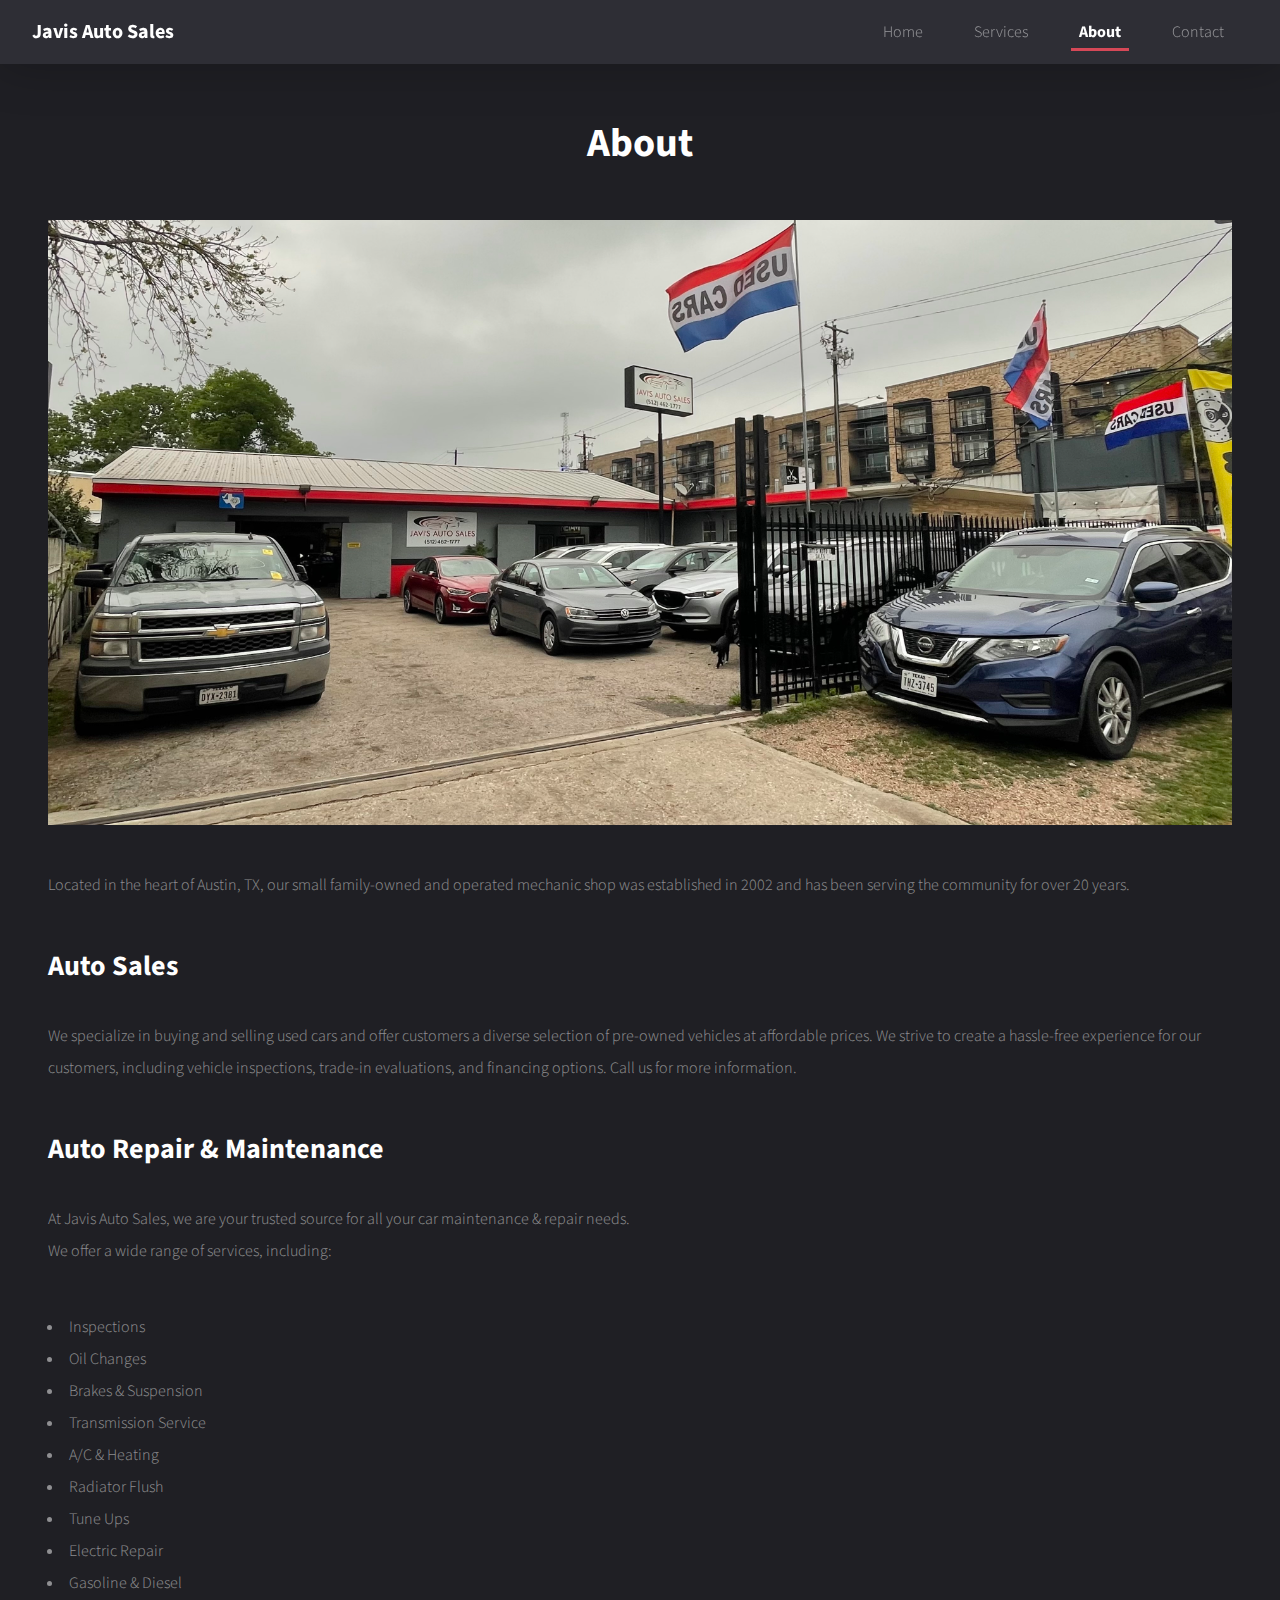
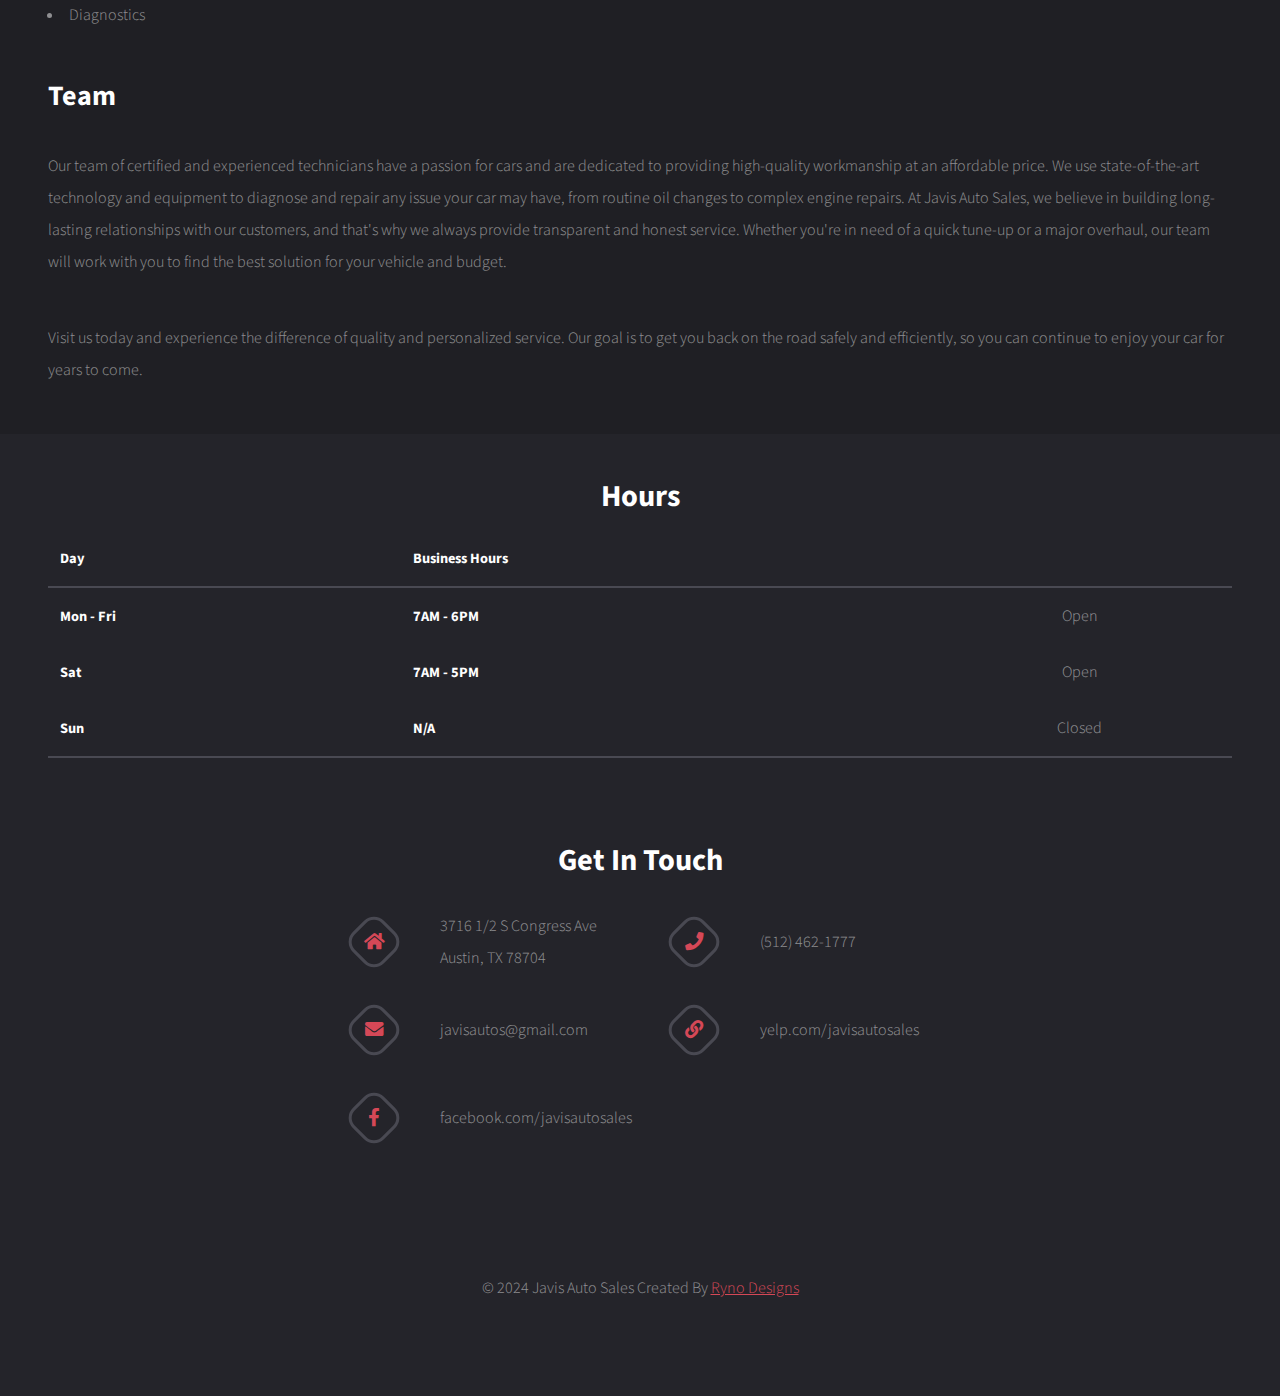
<file: generic.html>
<!DOCTYPE HTML>
<html>
	<head>
		<!-- Google tag (gtag.js) -->
<script async src="https://www.googletagmanager.com/gtag/js?id=G-C8CC77G6PD"></script>
<script>
  window.dataLayer = window.dataLayer || [];
  function gtag(){dataLayer.push(arguments);}
  gtag('js', new Date());

  gtag('config', 'G-C8CC77G6PD');
</script>
		<!-- Google Adsense -->
		<script async src="https://pagead2.googlesyndication.com/pagead/js/adsbygoogle.js?client=ca-pub-5893393171654343"
     crossorigin="anonymous"></script>
		 
		<title>Javis Auto Sales</title>
		<meta charset="utf-8" />
		<meta name="viewport" content="width=device-width, initial-scale=1, user-scalable=no" />
		<meta name="description" content="" />
		<meta name="keywords" content="" />
		<link rel="icon" href="images/JAVIS pdf logo v2.jpg">
		<link rel="stylesheet" href="assets/css/main.css" />
	</head>
	<body class="is-preload">

		<!-- Header -->
			<header id="header">
				<a class="logo" href="index.html">Javis Auto Sales</a>
				<nav id="nav">
					<ul>
						<li><a href="index.html">Home</a></li>
						<li><a href="index.html#two">Services</a></li>
						<!--<li>
							<a href="index.html#two" class="icon solid fa-angle-down">Services</a>
							<ul>
								<li><a href="#">Option One</a></li>
								<li><a href="#">Option Two</a></li>
								<li><a href="#">Option Three</a></li>
								<li>
									<a href="#">Submenu</a>
									<ul>
										<li><a href="#">Option One</a></li>
										<li><a href="#">Option Two</a></li>
										<li><a href="#">Option Three</a></li>
										<li><a href="#">Option Four</a></li>
									</ul>
								</li>
							</ul>
						</li> -->
						<li class="current"><a href="generic.html">About</a></li>
						<li><a href="generic.html#footer">Contact</a></li>
					</ul>
				</nav>
			</header>

		<!-- Main -->
			<div id="main" class="wrapper style1">
				<div class="inner">
					<header class="major">
						<h1>About</h1>

					</header>
					<hp>
						<span class="image fit"><img src="images/aboutv2.jpeg" alt="" /></span>
						Located in the heart of Austin, TX, our small family-owned and operated mechanic shop was established in 2002 and has been serving the community for over 20 years.
					</p>
					<h3> Auto Sales </h3>
					<p> We specialize in buying and selling used cars and offer customers a diverse selection of pre-owned vehicles at affordable prices. We strive to create a hassle-free experience for our customers, including vehicle inspections, trade-in evaluations, and financing options. Call us for more information.</p>

					<h3>Auto Repair & Maintenance</h3>
					<p>At Javis Auto Sales, we are your trusted source for all your car maintenance & repair needs. <br> We offer a wide range of services, including: </p>

					<ul>
						<li>Inspections</li>
						<li>Oil Changes</li>
						<li>Brakes & Suspension</li>
						<li>Transmission Service</li>
						<li>A/C & Heating</li>
						<li>Radiator Flush</li>
						<li>Tune Ups</li>
						<li>Electric Repair</li>
						<li>Gasoline & Diesel</li>
						<li>Diagnostics</li>
					</ul>


					<h3>Team</h3>
					<p>Our team of certified and experienced technicians have a passion for cars and are dedicated to providing high-quality workmanship at an affordable price. We use state-of-the-art technology and equipment to diagnose and repair any issue your car may have, from routine oil changes to complex engine repairs.

						At Javis Auto Sales, we believe in building long-lasting relationships with our customers, and that's why we always provide transparent and honest service. Whether you're in need of a quick tune-up or a major overhaul, our team will work with you to find the best solution for your vehicle and budget.
					</p>
					<p> Visit us today and experience the difference of quality and personalized service. Our goal is to get you back on the road safely and efficiently, so you can continue to enjoy your car for years to come.
					</p>
					<!--<h3>Services</h3>
					<p>We offer a wide range of services, including:</p>
					<ul>
						<li>Inspections</li>
						<li>Oil Changes</li>
						<li>Brakes & Suspension</li>
						<li>Transmission Service</li>
						<li>A/C & Heating</li>
						<li>Radiator Flush</li>
						<li>Tune Ups</li>
						<li>Electric Repair</li>
						<li>Gasoline & Diesel</li>
						<li>Diagnostics</li>
					</ul>
					<p> Visit us today and experience the difference of quality and personalized service. Our goal is to get you back on the road safely and efficiently, so you can continue to enjoy your car for years to come.
					</p> -->

				</div>
			</div>

		<!-- Footer -->
			<div id="footer" class="wrapper">
				<div class="inner">


					<h2>Hours</h2>
					<div class="table-wrapper">
						<table>
							<thead>
								<tr>
									<th>Day</th>
									<th>Business Hours</th>
									<th></th>
								</tr>
							</thead>
							<thead>
								<tr>
									<th>Mon - Fri</th>
									<th>7AM - 6PM</th>
									<td>Open</td>
								</tr>
								<tr>
									<th>Sat</th>
									<th>7AM - 5PM</th>
									<td>Open</td>
								</tr>
								<tr>
									<th>Sun</th>
									<th>N/A</th>
									<td>Closed</td>
								</tr>
							</thead>
						</table>
					</div>
					<p> </p>
					<header>
						<h2>Get In Touch</h2>
					</header>
					<p> </p>
					<!--<section class="contact-form">
						<form method="post" action="#">
							<div class="fields">
								<div class="field half">
									<input name="name" id="name" placeholder="Name" type="text" />
								</div>
								<div class="field half">
									<input name="email" id="email" placeholder="Email" type="email" />
								</div>
								<div class="field">
									<textarea name="message" id="message" rows="6" placeholder="Message"></textarea>
								</div>
								<div class="field">
									<ul class="actions special">
										<li><button type="submit" class="button primary" >Send Message</button></li>
									</ul>
								</div>
							</div>
						</form>
					</section> -->

					<section class="contact-info">
						<div class="item">
							<span class="icon solid alt fa-home"></span>
							<p>
								3716 1/2 S Congress Ave<br />
								Austin, TX 78704
							</p>
						</div>
						<div class="item">
							<span class="icon solid alt fa-phone"></span>
								<a href="tel:512-462-1777">(512) 462-1777</a>
						</div>
						<div class="item">
							<span class="icon solid alt fa-envelope"></span>
							<a href = "mailto: javisautos@gmail.com">javisautos@gmail.com</a>
						</div>
						<div class="item">
							<span class="icon solid alt fa-link"></span>
							<a href="https://www.yelp.com/biz/javis-auto-sales-austin" target="_blank">yelp.com/javisautosales</a>
						</div>
						<div class="item">
							<span class="icon brands alt fa-facebook-f"></span>
							<a href="https://www.facebook.com/javisautosales/" target="_blank">facebook.com/javisautosales</a>
						</div>

					</section>
					<p class="copyright">
						&copy; 2024 Javis Auto Sales Created By <a href="https://rynodesigns.com" target="_blank">Ryno Designs</a>
					</p>
				</div>
			</div>

		<!-- Scripts -->
			<script src="assets/js/jquery.min.js"></script>
			<script src="assets/js/jquery.dropotron.min.js"></script>
			<script src="assets/js/jquery.scrollex.min.js"></script>
			<script src="assets/js/jquery.scrolly.min.js"></script>
			<script src="assets/js/browser.min.js"></script>
			<script src="assets/js/breakpoints.min.js"></script>
			<script src="assets/js/util.js"></script>
			<script src="assets/js/main.js"></script>

	</body>
</html>
</file>
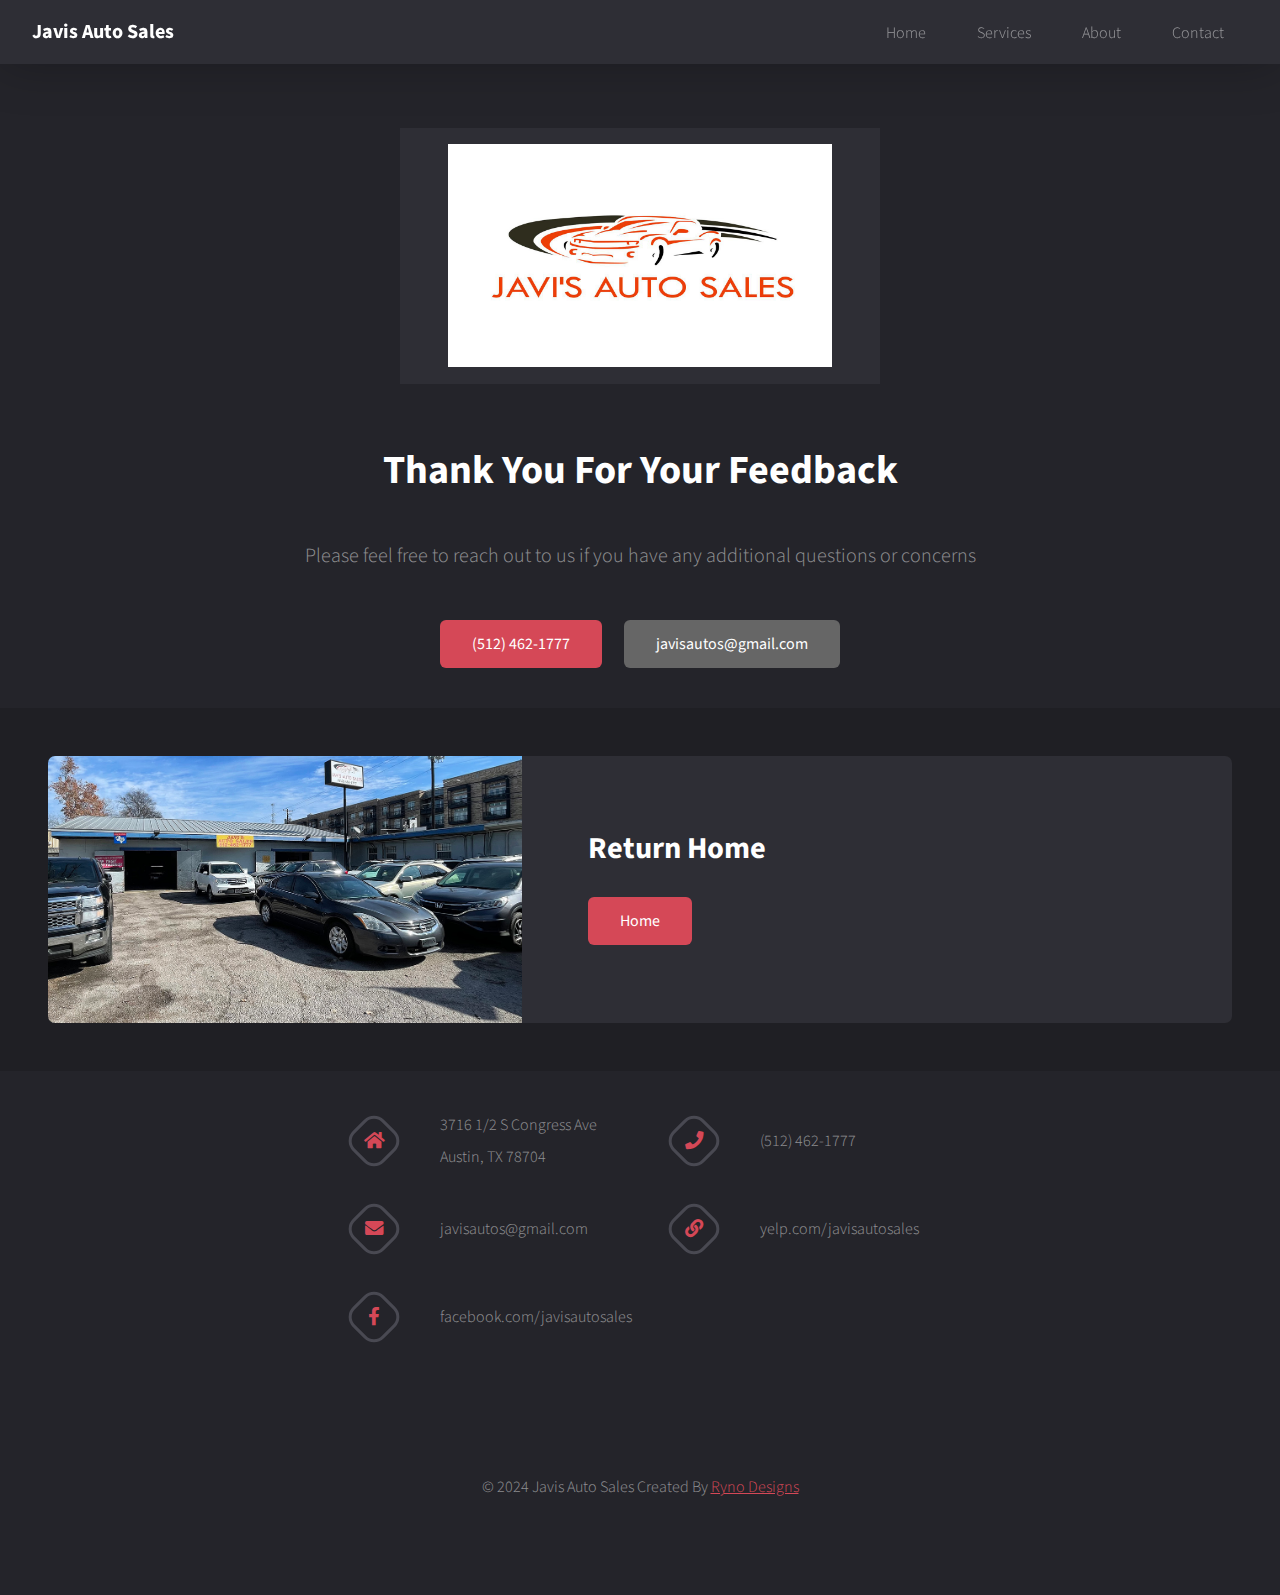
<file: review.html>
<!DOCTYPE HTML>
<html>
	<head>
		<!-- Google tag (gtag.js) -->
<script async src="https://www.googletagmanager.com/gtag/js?id=G-C8CC77G6PD"></script>
<script>
  window.dataLayer = window.dataLayer || [];
  function gtag(){dataLayer.push(arguments);}
  gtag('js', new Date());

  gtag('config', 'G-C8CC77G6PD');
</script>
		<!-- Google Adsense -->
		<script async src="https://pagead2.googlesyndication.com/pagead/js/adsbygoogle.js?client=ca-pub-5893393171654343"
     crossorigin="anonymous"></script>
		 
		<title>Javis Auto Sales</title>
		<meta charset="utf-8" />
		<meta name="viewport" content="width=device-width, initial-scale=1, user-scalable=no" />
		<meta name="description" content="" />
		<meta name="keywords" content="" />
		<link rel="icon" href="images/JAVIS pdf logo v2.jpg">
		<link rel="stylesheet" href="assets/css/main.css" />
	</head>
	<body class="is-preload">

		<!-- Header -->
			<header id="header">
				<a class="logo" href="index.html">Javis Auto Sales</a>
				<nav id="nav">
					<ul>
						<li><a href="index.html">Home</a></li>
						<li><a href="index.html#two">Services</a></li>
						<li><a href="generic.html">About</a></li>
						<li><a href="generic.html#footer">Contact</a></li>
					</ul>
				</nav>
			</header>

		<!-- Feedback -->
		<div id="banner" class="wrapper">
			<div class="inner">
				<div class="content">
					<h1>Thank You For Your Feedback</h1>
					<p>Please feel free to reach out to us if you have any additional questions or concerns</p>
					<ul class="actions">
						<li><a href="tel:512-462-1777" class="button primary">(512) 462-1777</a></li>
						<li><a href="mailto: javisautos@gmail.com" class="button">javisautos@gmail.com</a></li>
						
					</ul>
				</div>
				<div class="image-wrapper">
					<img src="images/frame1.png" class="frame" alt="" />
					<div class="image">
						<img src="images/JAVIS pdf logo v2.jpg" alt="" />
					</div>
				</div>
			</div>
		</div>

		<section id="one" class="wrapper style1">
			<div class="inner">
				<div class="spotlights">
					<div class="spotlight">
						<div class="image fit">
							<img src="images/about.jpg" alt="" />
						</div>
						<div class="content">
							<h2>Return Home</h2>

							<ul class="actions">
								<li><a href="index.html" class="button primary fit">Home</a></li>
							</ul>
						</div>
					</div>
				</div>
			</div>
		</section>

		<!-- Footer -->
			<div id="footer" class="wrapper">
				<div class="inner">
					<section class="contact-info">
						<div class="item">
							<span class="icon solid alt fa-home"></span>
							<p>
								3716 1/2 S Congress Ave<br />
								Austin, TX 78704
							</p>
						</div>
						<div class="item">
							<span class="icon solid alt fa-phone"></span>
								<a href="tel:512-462-1777">(512) 462-1777</a>
						</div>
						<div class="item">
							<span class="icon solid alt fa-envelope"></span>
							<a href = "mailto: javisautos@gmail.com">javisautos@gmail.com</a>
						</div>
						<div class="item">
							<span class="icon solid alt fa-link"></span>
							<a href="https://www.yelp.com/biz/javis-auto-sales-austin" target="_blank">yelp.com/javisautosales</a>
						</div>
						<div class="item">
							<span class="icon brands alt fa-facebook-f"></span>
							<a href="https://www.facebook.com/javisautosales/" target="_blank">facebook.com/javisautosales</a>
						</div>

					</section>
					<p class="copyright">
						&copy; 2024 Javis Auto Sales Created By <a href="https://rynodesigns.com" target="_blank">Ryno Designs</a>
					</p>
				</div>
			</div>

		<!-- Scripts -->
			<script src="assets/js/jquery.min.js"></script>
			<script src="assets/js/jquery.dropotron.min.js"></script>
			<script src="assets/js/jquery.scrollex.min.js"></script>
			<script src="assets/js/jquery.scrolly.min.js"></script>
			<script src="assets/js/browser.min.js"></script>
			<script src="assets/js/breakpoints.min.js"></script>
			<script src="assets/js/util.js"></script>
			<script src="assets/js/main.js"></script>

	</body>
</html>
</file>
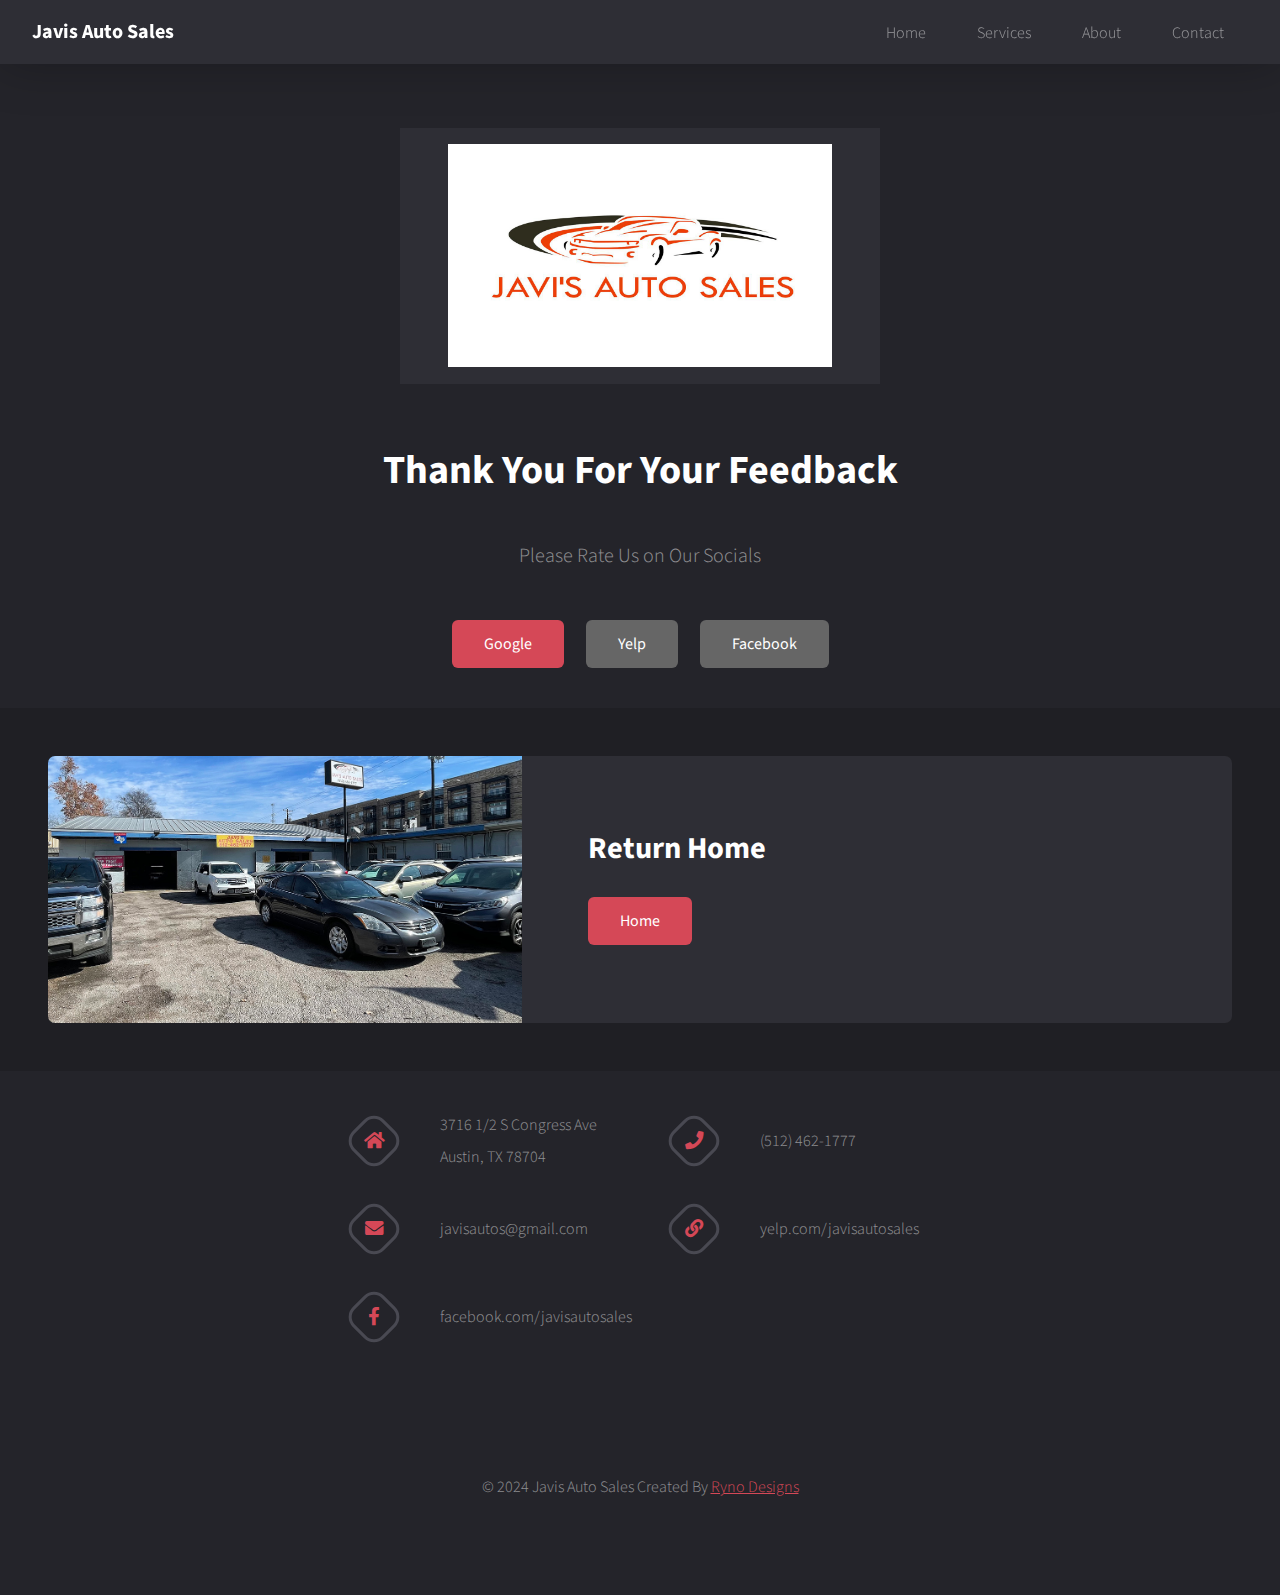
<file: reviews.html>
<!DOCTYPE HTML>
<html>
	<head>
		<!-- Google tag (gtag.js) -->
<script async src="https://www.googletagmanager.com/gtag/js?id=G-C8CC77G6PD"></script>
<script>
  window.dataLayer = window.dataLayer || [];
  function gtag(){dataLayer.push(arguments);}
  gtag('js', new Date());

  gtag('config', 'G-C8CC77G6PD');
</script>
		<!-- Google Adsense -->
		<script async src="https://pagead2.googlesyndication.com/pagead/js/adsbygoogle.js?client=ca-pub-5893393171654343"
     crossorigin="anonymous"></script>
		 
		<title>Javis Auto Sales</title>
		<meta charset="utf-8" />
		<meta name="viewport" content="width=device-width, initial-scale=1, user-scalable=no" />
		<meta name="description" content="" />
		<meta name="keywords" content="" />
		<link rel="icon" href="images/JAVIS pdf logo v2.jpg">
		<link rel="stylesheet" href="assets/css/main.css" />
	</head>
	<body class="is-preload">

		<!-- Header -->
			<header id="header">
				<a class="logo" href="index.html">Javis Auto Sales</a>
				<nav id="nav">
					<ul>
						<li><a href="index.html">Home</a></li>
						<li><a href="index.html#two">Services</a></li>
						<li><a href="generic.html">About</a></li>
						<li><a href="generic.html#footer">Contact</a></li>
					</ul>
				</nav>
			</header>

		<!-- Feedback -->
		<div id="banner" class="wrapper">
			<div class="inner">
				<div class="content">
					<h1>Thank You For Your Feedback</h1>
					<p>Please Rate Us on Our Socials</p>
					<ul class="actions">
						<li><a href="https://www.google.com/maps/place/Javis+Auto+Sales/@30.2262763,-97.7651252,16z/data=!4m8!3m7!1s0x8644b4956d19199f:0xe180c64b40066a6a!8m2!3d30.2262763!4d-97.7625503!9m1!1b1!16s%2Fg%2F1tql54zv?entry=ttu" class="button primary" target="_blank">Google</a></li>
						<li><a href="https://www.yelp.com/biz/javis-auto-sales-austin" class="button" target="_blank">Yelp</a></li>
						<li><a href="https://www.facebook.com/javisautosales/" class="button" target="_blank">Facebook</a></li>
					</ul>
				</div>
				<div class="image-wrapper">
					<img src="images/frame1.png" class="frame" alt="" />
					<div class="image">
						<img src="images/JAVIS pdf logo v2.jpg" alt="" />
					</div>
				</div>
			</div>
		</div>

		<section id="one" class="wrapper style1">
			<div class="inner">
				<div class="spotlights">
					<div class="spotlight">
						<div class="image fit">
							<img src="images/about.jpg" alt="" />
						</div>
						<div class="content">
							<h2>Return Home</h2>

							<ul class="actions">
								<li><a href="index.html" class="button primary fit">Home</a></li>
							</ul>
						</div>
					</div>
				</div>
			</div>
		</section>

		<!-- Footer -->
			<div id="footer" class="wrapper">
				<div class="inner">
					<section class="contact-info">
						<div class="item">
							<span class="icon solid alt fa-home"></span>
							<p>
								3716 1/2 S Congress Ave<br />
								Austin, TX 78704
							</p>
						</div>
						<div class="item">
							<span class="icon solid alt fa-phone"></span>
								<a href="tel:512-462-1777">(512) 462-1777</a>
						</div>
						<div class="item">
							<span class="icon solid alt fa-envelope"></span>
							<a href = "mailto: javisautos@gmail.com">javisautos@gmail.com</a>
						</div>
						<div class="item">
							<span class="icon solid alt fa-link"></span>
							<a href="https://www.yelp.com/biz/javis-auto-sales-austin" target="_blank">yelp.com/javisautosales</a>
						</div>
						<div class="item">
							<span class="icon brands alt fa-facebook-f"></span>
							<a href="https://www.facebook.com/javisautosales/" target="_blank">facebook.com/javisautosales</a>
						</div>

					</section>
					<p class="copyright">
						&copy; 2024 Javis Auto Sales Created By <a href="https://rynodesigns.com" target="_blank">Ryno Designs</a>
					</p>
				</div>
			</div>

		<!-- Scripts -->
			<script src="assets/js/jquery.min.js"></script>
			<script src="assets/js/jquery.dropotron.min.js"></script>
			<script src="assets/js/jquery.scrollex.min.js"></script>
			<script src="assets/js/jquery.scrolly.min.js"></script>
			<script src="assets/js/browser.min.js"></script>
			<script src="assets/js/breakpoints.min.js"></script>
			<script src="assets/js/util.js"></script>
			<script src="assets/js/main.js"></script>

	</body>
</html>
</file>
<file: assets/css/main.css>
@import url(fontawesome-all.min.css);
@import url("https://fonts.googleapis.com/css?family=Source+Sans+Pro:300,300i,400,400i,700,700i");

/*
	Threshold by Pixelarity
	pixelarity.com | hello@pixelarity.com
	License: pixelarity.com/license
*/




html, body, div, span, applet, object,
iframe, h1, h2, h3, h4, h5, h6, p, blockquote,
pre, a, abbr, acronym, address, big, cite,
code, del, dfn, em, img, ins, kbd, q, s, samp,
small, strike, strong, sub, sup, tt, var, b,
u, i, center, dl, dt, dd, ol, ul, li, fieldset,
form, label, legend, table, caption, tbody,
tfoot, thead, tr, th, td, article, aside,
canvas, details, embed, figure, figcaption,
footer, header, hgroup, menu, nav, output, ruby,
section, summary, time, mark, audio, video {
	margin: 0;
	padding: 0;
	border: 0;
	font-size: 100%;<p> Visit us today and experience the difference of quality and personalized service. Our goal is to get you back on the road safely and efficiently, so you can continue to enjoy your car for years to come.
	</p>
	font: inherit;
	vertical-align: baseline;}

article, aside, details, figcaption, figure,
footer, header, hgroup, menu, nav, section {
	display: block;}

body {
	line-height: 1;
}

ol, ul {
	list-style: none;
}

blockquote, q {
	quotes: none;
}

	blockquote:before, blockquote:after, q:before, q:after {
		content: '';
		content: none;
	}

table {
	border-collapse: collapse;
	border-spacing: 0;
}

body {
	-webkit-text-size-adjust: none;
}

mark {
	background-color: transparent;
	color: inherit;
}

input::-moz-focus-inner {
	border: 0;
	padding: 0;
}

input, select, textarea {
	-moz-appearance: none;
	-webkit-appearance: none;
	-ms-appearance: none;
	appearance: none;
}

/* Google Maps */
  .google-maps {
    position: relative;
    padding-bottom: 75%; // This is the aspect ratio
    height: 0;
    overflow: hidden;
  }
  .google-maps iframe {
    position: absolute;
    top: 0;
    left: 0;
    width: 100% !important;
    height: 75% !important;
  }

/* Basic */

	@-ms-viewport {
		width: device-width;
	}

	body {
		-ms-overflow-style: scrollbar;
	}

	@media screen and (max-width: 480px) {

		html, body {
			min-width: 320px;
		}

	}

	html {
		box-sizing: border-box;
	}

	*, *:before, *:after {
		box-sizing: inherit;
	}

	body {
		background: #24242a;
	}

		body.is-preload *, body.is-preload *:before, body.is-preload *:after {
			-moz-animation: none !important;
			-webkit-animation: none !important;
			-ms-animation: none !important;
			animation: none !important;
			-moz-transition: none !important;
			-webkit-transition: none !important;
			-ms-transition: none !important;
			transition: none !important;
		}

/* Typography */

	html {
		font-size: 16pt;
	}

		@media screen and (max-width: 1680px) {

			html {
				font-size: 12pt;
			}

		}

		@media screen and (max-width: 480px) {

			html {
				font-size: 11pt;
			}

		}

	body {
		background-color: #24242a;
		color: rgba(255, 255, 255, 0.5);
	}

	body, input, select, textarea {
		font-family: "Source Sans Pro", Arial, Helvetica, sans-serif;
		font-weight: 300;
		font-size: 1rem;
		line-height: 1.65;
	}

		@media screen and (max-width: 1280px) {

			body, input, select, textarea {
				line-height: 2;
			}

		}

	a {
		-moz-transition: color 0.2s ease-in-out;
		-webkit-transition: color 0.2s ease-in-out;
		-ms-transition: color 0.2s ease-in-out;
		transition: color 0.2s ease-in-out;
		color: #d54857;
		text-decoration: underline;
	}

		a:hover {
			color: #e46270;
			text-decoration: none;
		}

		a:active {
			color: #d54857;
		}

	strong, b {
		color: #ffffff;
		font-weight: 700;
	}

	em, i {
		font-style: italic;
	}

	p {
		margin: 0 0 2.75rem 0;
	}

	h1, h2, h3, h4, h5, h6 {
		color: #ffffff;
		font-weight: 700;
		line-height: 1.5;
		margin: 0 0 2.0625rem 0;
	}

		h1 a, h2 a, h3 a, h4 a, h5 a, h6 a {
			color: inherit;
			text-decoration: none;
		}

	h1 {
		font-size: 3.75rem;
		line-height: 1.20;
	}

	h2 {
		font-size: 1.90rem;
		line-height: 1;
	}

	h3 {
		font-size: 1.75rem;
	}

	h4 {
		font-size: 1.20rem;
	}

	h5 {
		font-size: 0.9rem;
	}

	h6 {
		font-size: 0.7rem;
	}

	@media screen and (max-width: 1280px) {

		h1 {
			font-size: 2.5rem;
			line-height: 1.6;
		}

	}

	@media screen and (max-width: 980px) {

		h3 {
			font-size: 1.5rem;
		}

	}

	@media screen and (max-width: 736px) {

		h1 {
			font-size: 2.25rem;
			line-height: 1.5;
		}

		h2 {
			font-size: 1.5rem;
			line-height: 1.5;
		}

		h3 {
			font-size: 1.25rem;
		}

		h1, h2, h3, h4, h5, p {
			margin: 0 0 2rem 0;
		}

	}

	sub {
		font-size: 0.8rem;
		position: relative;
		top: 0.5rem;
	}

	sup {
		font-size: 0.8rem;
		position: relative;
		top: -0.5rem;
	}

	blockquote {
		border-left: solid 0.5rem rgba(110, 110, 122, 0.5);
		font-style: italic;
		margin: 0 0 2.75rem 0;
		padding: 1.375rem 0 1.375rem 2.75rem;
	}

	code {
		background: transparent;
		border: solid 1px rgba(110, 110, 122, 0.5);
		font-family: "Courier New", monospace;
		font-size: 0.9rem;
		margin: 0 0.25rem;
		padding: 0.25rem 0.65rem;
	}

	pre {
		-webkit-overflow-scrolling: touch;
		font-family: "Courier New", monospace;
		font-size: 0.9rem;
		margin: 0 0 2.75rem 0;
	}

		pre code {
			display: block;
			line-height: 1.75;
			padding: 1rem 1.5rem;
			overflow-x: auto;
		}

	hr {
		border: 0;
		border-bottom: solid 1px rgba(110, 110, 122, 0.5);
		margin: 2.75rem 0;
	}

		hr.major {
			margin: 5.5rem 0;
		}

		@media screen and (max-width: 736px) {

			hr.major {
				margin: 4.125rem 0;
			}

		}

/* Reviews */
.rating-container {
    font-size: 36px;
    cursor: pointer;
    display: flex;
    align-items: center;
    justify-content: center;
    padding: 0;
    margin: 0;
    line-height: 1; /* Ensure no extra vertical spacing */
}

.star {
    margin: 0 5px;
}

.star:hover,
.star.active {
    color: gold;
}

/* Row */

	.row {
		display: flex;
		flex-wrap: wrap;
		box-sizing: border-box;
		align-items: stretch;
	}

		.row > * {
			box-sizing: border-box;
		}

		.row.gtr-uniform > * > :last-child {
			margin-bottom: 0;
		}

		.row.aln-left {
			justify-content: flex-start;
		}

		.row.aln-center {
			justify-content: center;
		}

		.row.aln-right {
			justify-content: flex-end;
		}

		.row.aln-top {
			align-items: flex-start;
		}

		.row.aln-middle {
			align-items: center;
		}

		.row.aln-bottom {
			align-items: flex-end;
		}

		.row > .imp {
			order: -1;
		}

		.row > .col-1 {
			width: 8.33333%;
		}

		.row > .off-1 {
			margin-left: 8.33333%;
		}

		.row > .col-2 {
			width: 16.66667%;
		}

		.row > .off-2 {
			margin-left: 16.66667%;
		}

		.row > .col-3 {
			width: 25%;
		}

		.row > .off-3 {
			margin-left: 25%;
		}

		.row > .col-4 {
			width: 33.33333%;
		}

		.row > .off-4 {
			margin-left: 33.33333%;
		}

		.row > .col-5 {
			width: 41.66667%;
		}

		.row > .off-5 {
			margin-left: 41.66667%;
		}

		.row > .col-6 {
			width: 50%;
		}

		.row > .off-6 {
			margin-left: 50%;
		}

		.row > .col-7 {
			width: 58.33333%;
		}

		.row > .off-7 {
			margin-left: 58.33333%;
		}

		.row > .col-8 {
			width: 66.66667%;
		}

		.row > .off-8 {
			margin-left: 66.66667%;
		}

		.row > .col-9 {
			width: 75%;
		}

		.row > .off-9 {
			margin-left: 75%;
		}

		.row > .col-10 {
			width: 83.33333%;
		}

		.row > .off-10 {
			margin-left: 83.33333%;
		}

		.row > .col-11 {
			width: 91.66667%;
		}

		.row > .off-11 {
			margin-left: 91.66667%;
		}

		.row > .col-12 {
			width: 100%;
		}

		.row > .off-12 {
			margin-left: 100%;
		}

		.row.gtr-0 {
			margin-top: 0;
			margin-left: 0rem;
		}

			.row.gtr-0 > * {
				padding: 0 0 0 0rem;
			}

			.row.gtr-0.gtr-uniform {
				margin-top: 0rem;
			}

				.row.gtr-0.gtr-uniform > * {
					padding-top: 0rem;
				}

		.row.gtr-25 {
			margin-top: 0;
			margin-left: -0.5rem;
		}

			.row.gtr-25 > * {
				padding: 0 0 0 0.5rem;
			}

			.row.gtr-25.gtr-uniform {
				margin-top: -0.5rem;
			}

				.row.gtr-25.gtr-uniform > * {
					padding-top: 0.5rem;
				}

		.row.gtr-50 {
			margin-top: 0;
			margin-left: -1rem;
		}

			.row.gtr-50 > * {
				padding: 0 0 0 1rem;
			}

			.row.gtr-50.gtr-uniform {
				margin-top: -1rem;
			}

				.row.gtr-50.gtr-uniform > * {
					padding-top: 1rem;
				}

		.row {
			margin-top: 0;
			margin-left: -2rem;
		}

			.row > * {
				padding: 0 0 0 2rem;
			}

			.row.gtr-uniform {
				margin-top: -2rem;
			}

				.row.gtr-uniform > * {
					padding-top: 2rem;
				}

		.row.gtr-150 {
			margin-top: 0;
			margin-left: -3rem;
		}

			.row.gtr-150 > * {
				padding: 0 0 0 3rem;
			}

			.row.gtr-150.gtr-uniform {
				margin-top: -3rem;
			}

				.row.gtr-150.gtr-uniform > * {
					padding-top: 3rem;
				}

		.row.gtr-200 {
			margin-top: 0;
			margin-left: -4rem;
		}

			.row.gtr-200 > * {
				padding: 0 0 0 4rem;
			}

			.row.gtr-200.gtr-uniform {
				margin-top: -4rem;
			}

				.row.gtr-200.gtr-uniform > * {
					padding-top: 4rem;
				}

		@media screen and (max-width: 1680px) {

			.row {
				display: flex;
				flex-wrap: wrap;
				box-sizing: border-box;
				align-items: stretch;
			}

				.row > * {
					box-sizing: border-box;
				}

				.row.gtr-uniform > * > :last-child {
					margin-bottom: 0;
				}

				.row.aln-left {
					justify-content: flex-start;
				}

				.row.aln-center {
					justify-content: center;
				}

				.row.aln-right {
					justify-content: flex-end;
				}

				.row.aln-top {
					align-items: flex-start;
				}

				.row.aln-middle {
					align-items: center;
				}

				.row.aln-bottom {
					align-items: flex-end;
				}

				.row > .imp-xlarge {
					order: -1;
				}

				.row > .col-1-xlarge {
					width: 8.33333%;
				}

				.row > .off-1-xlarge {
					margin-left: 8.33333%;
				}

				.row > .col-2-xlarge {
					width: 16.66667%;
				}

				.row > .off-2-xlarge {
					margin-left: 16.66667%;
				}

				.row > .col-3-xlarge {
					width: 25%;
				}

				.row > .off-3-xlarge {
					margin-left: 25%;
				}

				.row > .col-4-xlarge {
					width: 33.33333%;
				}

				.row > .off-4-xlarge {
					margin-left: 33.33333%;
				}

				.row > .col-5-xlarge {
					width: 41.66667%;
				}

				.row > .off-5-xlarge {
					margin-left: 41.66667%;
				}

				.row > .col-6-xlarge {
					width: 50%;
				}

				.row > .off-6-xlarge {
					margin-left: 50%;
				}

				.row > .col-7-xlarge {
					width: 58.33333%;
				}

				.row > .off-7-xlarge {
					margin-left: 58.33333%;
				}

				.row > .col-8-xlarge {
					width: 66.66667%;
				}

				.row > .off-8-xlarge {
					margin-left: 66.66667%;
				}

				.row > .col-9-xlarge {
					width: 75%;
				}

				.row > .off-9-xlarge {
					margin-left: 75%;
				}

				.row > .col-10-xlarge {
					width: 83.33333%;
				}

				.row > .off-10-xlarge {
					margin-left: 83.33333%;
				}

				.row > .col-11-xlarge {
					width: 91.66667%;
				}

				.row > .off-11-xlarge {
					margin-left: 91.66667%;
				}

				.row > .col-12-xlarge {
					width: 100%;
				}

				.row > .off-12-xlarge {
					margin-left: 100%;
				}

				.row.gtr-0 {
					margin-top: 0;
					margin-left: 0rem;
				}

					.row.gtr-0 > * {
						padding: 0 0 0 0rem;
					}

					.row.gtr-0.gtr-uniform {
						margin-top: 0rem;
					}

						.row.gtr-0.gtr-uniform > * {
							padding-top: 0rem;
						}

				.row.gtr-25 {
					margin-top: 0;
					margin-left: -0.5rem;
				}

					.row.gtr-25 > * {
						padding: 0 0 0 0.5rem;
					}

					.row.gtr-25.gtr-uniform {
						margin-top: -0.5rem;
					}

						.row.gtr-25.gtr-uniform > * {
							padding-top: 0.5rem;
						}

				.row.gtr-50 {
					margin-top: 0;
					margin-left: -1rem;
				}

					.row.gtr-50 > * {
						padding: 0 0 0 1rem;
					}

					.row.gtr-50.gtr-uniform {
						margin-top: -1rem;
					}

						.row.gtr-50.gtr-uniform > * {
							padding-top: 1rem;
						}

				.row {
					margin-top: 0;
					margin-left: -2rem;
				}

					.row > * {
						padding: 0 0 0 2rem;
					}

					.row.gtr-uniform {
						margin-top: -2rem;
					}

						.row.gtr-uniform > * {
							padding-top: 2rem;
						}

				.row.gtr-150 {
					margin-top: 0;
					margin-left: -3rem;
				}

					.row.gtr-150 > * {
						padding: 0 0 0 3rem;
					}

					.row.gtr-150.gtr-uniform {
						margin-top: -3rem;
					}

						.row.gtr-150.gtr-uniform > * {
							padding-top: 3rem;
						}

				.row.gtr-200 {
					margin-top: 0;
					margin-left: -4rem;
				}

					.row.gtr-200 > * {
						padding: 0 0 0 4rem;
					}

					.row.gtr-200.gtr-uniform {
						margin-top: -4rem;
					}

						.row.gtr-200.gtr-uniform > * {
							padding-top: 4rem;
						}

		}

		@media screen and (max-width: 1280px) {

			.row {
				display: flex;
				flex-wrap: wrap;
				box-sizing: border-box;
				align-items: stretch;
			}

				.row > * {
					box-sizing: border-box;
				}

				.row.gtr-uniform > * > :last-child {
					margin-bottom: 0;
				}

				.row.aln-left {
					justify-content: flex-start;
				}

				.row.aln-center {
					justify-content: center;
				}

				.row.aln-right {
					justify-content: flex-end;
				}

				.row.aln-top {
					align-items: flex-start;
				}

				.row.aln-middle {
					align-items: center;
				}

				.row.aln-bottom {
					align-items: flex-end;
				}

				.row > .imp-large {
					order: -1;
				}

				.row > .col-1-large {
					width: 8.33333%;
				}

				.row > .off-1-large {
					margin-left: 8.33333%;
				}

				.row > .col-2-large {
					width: 16.66667%;
				}

				.row > .off-2-large {
					margin-left: 16.66667%;
				}

				.row > .col-3-large {
					width: 25%;
				}

				.row > .off-3-large {
					margin-left: 25%;
				}

				.row > .col-4-large {
					width: 33.33333%;
				}

				.row > .off-4-large {
					margin-left: 33.33333%;
				}

				.row > .col-5-large {
					width: 41.66667%;
				}

				.row > .off-5-large {
					margin-left: 41.66667%;
				}

				.row > .col-6-large {
					width: 50%;
				}

				.row > .off-6-large {
					margin-left: 50%;
				}

				.row > .col-7-large {
					width: 58.33333%;
				}

				.row > .off-7-large {
					margin-left: 58.33333%;
				}

				.row > .col-8-large {
					width: 66.66667%;
				}

				.row > .off-8-large {
					margin-left: 66.66667%;
				}

				.row > .col-9-large {
					width: 75%;
				}

				.row > .off-9-large {
					margin-left: 75%;
				}

				.row > .col-10-large {
					width: 83.33333%;
				}

				.row > .off-10-large {
					margin-left: 83.33333%;
				}

				.row > .col-11-large {
					width: 91.66667%;
				}

				.row > .off-11-large {
					margin-left: 91.66667%;
				}

				.row > .col-12-large {
					width: 100%;
				}

				.row > .off-12-large {
					margin-left: 100%;
				}

				.row.gtr-0 {
					margin-top: 0;
					margin-left: 0rem;
				}

					.row.gtr-0 > * {
						padding: 0 0 0 0rem;
					}

					.row.gtr-0.gtr-uniform {
						margin-top: 0rem;
					}

						.row.gtr-0.gtr-uniform > * {
							padding-top: 0rem;
						}

				.row.gtr-25 {
					margin-top: 0;
					margin-left: -0.375rem;
				}

					.row.gtr-25 > * {
						padding: 0 0 0 0.375rem;
					}

					.row.gtr-25.gtr-uniform {
						margin-top: -0.375rem;
					}

						.row.gtr-25.gtr-uniform > * {
							padding-top: 0.375rem;
						}

				.row.gtr-50 {
					margin-top: 0;
					margin-left: -0.75rem;
				}

					.row.gtr-50 > * {
						padding: 0 0 0 0.75rem;
					}

					.row.gtr-50.gtr-uniform {
						margin-top: -0.75rem;
					}

						.row.gtr-50.gtr-uniform > * {
							padding-top: 0.75rem;
						}

				.row {
					margin-top: 0;
					margin-left: -1.5rem;
				}

					.row > * {
						padding: 0 0 0 1.5rem;
					}

					.row.gtr-uniform {
						margin-top: -1.5rem;
					}

						.row.gtr-uniform > * {
							padding-top: 1.5rem;
						}

				.row.gtr-150 {
					margin-top: 0;
					margin-left: -2.25rem;
				}

					.row.gtr-150 > * {
						padding: 0 0 0 2.25rem;
					}

					.row.gtr-150.gtr-uniform {
						margin-top: -2.25rem;
					}

						.row.gtr-150.gtr-uniform > * {
							padding-top: 2.25rem;
						}

				.row.gtr-200 {
					margin-top: 0;
					margin-left: -3rem;
				}

					.row.gtr-200 > * {
						padding: 0 0 0 3rem;
					}

					.row.gtr-200.gtr-uniform {
						margin-top: -3rem;
					}

						.row.gtr-200.gtr-uniform > * {
							padding-top: 3rem;
						}

		}

		@media screen and (max-width: 980px) {

			.row {
				display: flex;
				flex-wrap: wrap;
				box-sizing: border-box;
				align-items: stretch;
			}

				.row > * {
					box-sizing: border-box;
				}

				.row.gtr-uniform > * > :last-child {
					margin-bottom: 0;
				}

				.row.aln-left {
					justify-content: flex-start;
				}

				.row.aln-center {
					justify-content: center;
				}

				.row.aln-right {
					justify-content: flex-end;
				}

				.row.aln-top {
					align-items: flex-start;
				}

				.row.aln-middle {
					align-items: center;
				}

				.row.aln-bottom {
					align-items: flex-end;
				}

				.row > .imp-medium {
					order: -1;
				}

				.row > .col-1-medium {
					width: 8.33333%;
				}

				.row > .off-1-medium {
					margin-left: 8.33333%;
				}

				.row > .col-2-medium {
					width: 16.66667%;
				}

				.row > .off-2-medium {
					margin-left: 16.66667%;
				}

				.row > .col-3-medium {
					width: 25%;
				}

				.row > .off-3-medium {
					margin-left: 25%;
				}

				.row > .col-4-medium {
					width: 33.33333%;
				}

				.row > .off-4-medium {
					margin-left: 33.33333%;
				}

				.row > .col-5-medium {
					width: 41.66667%;
				}

				.row > .off-5-medium {
					margin-left: 41.66667%;
				}

				.row > .col-6-medium {
					width: 50%;
				}

				.row > .off-6-medium {
					margin-left: 50%;
				}

				.row > .col-7-medium {
					width: 58.33333%;
				}

				.row > .off-7-medium {
					margin-left: 58.33333%;
				}

				.row > .col-8-medium {
					width: 66.66667%;
				}

				.row > .off-8-medium {
					margin-left: 66.66667%;
				}

				.row > .col-9-medium {
					width: 75%;
				}

				.row > .off-9-medium {
					margin-left: 75%;
				}

				.row > .col-10-medium {
					width: 83.33333%;
				}

				.row > .off-10-medium {
					margin-left: 83.33333%;
				}

				.row > .col-11-medium {
					width: 91.66667%;
				}

				.row > .off-11-medium {
					margin-left: 91.66667%;
				}

				.row > .col-12-medium {
					width: 100%;
				}

				.row > .off-12-medium {
					margin-left: 100%;
				}

				.row.gtr-0 {
					margin-top: 0;
					margin-left: 0rem;
				}

					.row.gtr-0 > * {
						padding: 0 0 0 0rem;
					}

					.row.gtr-0.gtr-uniform {
						margin-top: 0rem;
					}

						.row.gtr-0.gtr-uniform > * {
							padding-top: 0rem;
						}

				.row.gtr-25 {
					margin-top: 0;
					margin-left: -0.375rem;
				}

					.row.gtr-25 > * {
						padding: 0 0 0 0.375rem;
					}

					.row.gtr-25.gtr-uniform {
						margin-top: -0.375rem;
					}

						.row.gtr-25.gtr-uniform > * {
							padding-top: 0.375rem;
						}

				.row.gtr-50 {
					margin-top: 0;
					margin-left: -0.75rem;
				}

					.row.gtr-50 > * {
						padding: 0 0 0 0.75rem;
					}

					.row.gtr-50.gtr-uniform {
						margin-top: -0.75rem;
					}

						.row.gtr-50.gtr-uniform > * {
							padding-top: 0.75rem;
						}

				.row {
					margin-top: 0;
					margin-left: -1.5rem;
				}

					.row > * {
						padding: 0 0 0 1.5rem;
					}

					.row.gtr-uniform {
						margin-top: -1.5rem;
					}

						.row.gtr-uniform > * {
							padding-top: 1.5rem;
						}

				.row.gtr-150 {
					margin-top: 0;
					margin-left: -2.25rem;
				}

					.row.gtr-150 > * {
						padding: 0 0 0 2.25rem;
					}

					.row.gtr-150.gtr-uniform {
						margin-top: -2.25rem;
					}

						.row.gtr-150.gtr-uniform > * {
							padding-top: 2.25rem;
						}

				.row.gtr-200 {
					margin-top: 0;
					margin-left: -3rem;
				}

					.row.gtr-200 > * {
						padding: 0 0 0 3rem;
					}

					.row.gtr-200.gtr-uniform {
						margin-top: -3rem;
					}

						.row.gtr-200.gtr-uniform > * {
							padding-top: 3rem;
						}

		}

		@media screen and (max-width: 736px) {

			.row {
				display: flex;
				flex-wrap: wrap;
				box-sizing: border-box;
				align-items: stretch;
			}

				.row > * {
					box-sizing: border-box;
				}

				.row.gtr-uniform > * > :last-child {
					margin-bottom: 0;
				}

				.row.aln-left {
					justify-content: flex-start;
				}

				.row.aln-center {
					justify-content: center;
				}

				.row.aln-right {
					justify-content: flex-end;
				}

				.row.aln-top {
					align-items: flex-start;
				}

				.row.aln-middle {
					align-items: center;
				}

				.row.aln-bottom {
					align-items: flex-end;
				}

				.row > .imp-small {
					order: -1;
				}

				.row > .col-1-small {
					width: 8.33333%;
				}

				.row > .off-1-small {
					margin-left: 8.33333%;
				}

				.row > .col-2-small {
					width: 16.66667%;
				}

				.row > .off-2-small {
					margin-left: 16.66667%;
				}

				.row > .col-3-small {
					width: 25%;
				}

				.row > .off-3-small {
					margin-left: 25%;
				}

				.row > .col-4-small {
					width: 33.33333%;
				}

				.row > .off-4-small {
					margin-left: 33.33333%;
				}

				.row > .col-5-small {
					width: 41.66667%;
				}

				.row > .off-5-small {
					margin-left: 41.66667%;
				}

				.row > .col-6-small {
					width: 50%;
				}

				.row > .off-6-small {
					margin-left: 50%;
				}

				.row > .col-7-small {
					width: 58.33333%;
				}

				.row > .off-7-small {
					margin-left: 58.33333%;
				}

				.row > .col-8-small {
					width: 66.66667%;
				}

				.row > .off-8-small {
					margin-left: 66.66667%;
				}

				.row > .col-9-small {
					width: 75%;
				}

				.row > .off-9-small {
					margin-left: 75%;
				}

				.row > .col-10-small {
					width: 83.33333%;
				}

				.row > .off-10-small {
					margin-left: 83.33333%;
				}

				.row > .col-11-small {
					width: 91.66667%;
				}

				.row > .off-11-small {
					margin-left: 91.66667%;
				}

				.row > .col-12-small {
					width: 100%;
				}

				.row > .off-12-small {
					margin-left: 100%;
				}

				.row.gtr-0 {
					margin-top: 0;
					margin-left: 0rem;
				}

					.row.gtr-0 > * {
						padding: 0 0 0 0rem;
					}

					.row.gtr-0.gtr-uniform {
						margin-top: 0rem;
					}

						.row.gtr-0.gtr-uniform > * {
							padding-top: 0rem;
						}

				.row.gtr-25 {
					margin-top: 0;
					margin-left: -0.3125rem;
				}

					.row.gtr-25 > * {
						padding: 0 0 0 0.3125rem;
					}

					.row.gtr-25.gtr-uniform {
						margin-top: -0.3125rem;
					}

						.row.gtr-25.gtr-uniform > * {
							padding-top: 0.3125rem;
						}

				.row.gtr-50 {
					margin-top: 0;
					margin-left: -0.625rem;
				}

					.row.gtr-50 > * {
						padding: 0 0 0 0.625rem;
					}

					.row.gtr-50.gtr-uniform {
						margin-top: -0.625rem;
					}

						.row.gtr-50.gtr-uniform > * {
							padding-top: 0.625rem;
						}

				.row {
					margin-top: 0;
					margin-left: -1.25rem;
				}

					.row > * {
						padding: 0 0 0 1.25rem;
					}

					.row.gtr-uniform {
						margin-top: -1.25rem;
					}

						.row.gtr-uniform > * {
							padding-top: 1.25rem;
						}

				.row.gtr-150 {
					margin-top: 0;
					margin-left: -1.875rem;
				}

					.row.gtr-150 > * {
						padding: 0 0 0 1.875rem;
					}

					.row.gtr-150.gtr-uniform {
						margin-top: -1.875rem;
					}

						.row.gtr-150.gtr-uniform > * {
							padding-top: 1.875rem;
						}

				.row.gtr-200 {
					margin-top: 0;
					margin-left: -2.5rem;
				}

					.row.gtr-200 > * {
						padding: 0 0 0 2.5rem;
					}

					.row.gtr-200.gtr-uniform {
						margin-top: -2.5rem;
					}

						.row.gtr-200.gtr-uniform > * {
							padding-top: 2.5rem;
						}

		}

		@media screen and (max-width: 480px) {

			.row {
				display: flex;
				flex-wrap: wrap;
				box-sizing: border-box;
				align-items: stretch;
			}

				.row > * {
					box-sizing: border-box;
				}

				.row.gtr-uniform > * > :last-child {
					margin-bottom: 0;
				}

				.row.aln-left {
					justify-content: flex-start;
				}

				.row.aln-center {
					justify-content: center;
				}

				.row.aln-right {
					justify-content: flex-end;
				}

				.row.aln-top {
					align-items: flex-start;
				}

				.row.aln-middle {
					align-items: center;
				}

				.row.aln-bottom {
					align-items: flex-end;
				}

				.row > .imp-xsmall {
					order: -1;
				}

				.row > .col-1-xsmall {
					width: 8.33333%;
				}

				.row > .off-1-xsmall {
					margin-left: 8.33333%;
				}

				.row > .col-2-xsmall {
					width: 16.66667%;
				}

				.row > .off-2-xsmall {
					margin-left: 16.66667%;
				}

				.row > .col-3-xsmall {
					width: 25%;
				}

				.row > .off-3-xsmall {
					margin-left: 25%;
				}

				.row > .col-4-xsmall {
					width: 33.33333%;
				}

				.row > .off-4-xsmall {
					margin-left: 33.33333%;
				}

				.row > .col-5-xsmall {
					width: 41.66667%;
				}

				.row > .off-5-xsmall {
					margin-left: 41.66667%;
				}

				.row > .col-6-xsmall {
					width: 50%;
				}

				.row > .off-6-xsmall {
					margin-left: 50%;
				}

				.row > .col-7-xsmall {
					width: 58.33333%;
				}

				.row > .off-7-xsmall {
					margin-left: 58.33333%;
				}

				.row > .col-8-xsmall {
					width: 66.66667%;
				}

				.row > .off-8-xsmall {
					margin-left: 66.66667%;
				}

				.row > .col-9-xsmall {
					width: 75%;
				}

				.row > .off-9-xsmall {
					margin-left: 75%;
				}

				.row > .col-10-xsmall {
					width: 83.33333%;
				}

				.row > .off-10-xsmall {
					margin-left: 83.33333%;
				}

				.row > .col-11-xsmall {
					width: 91.66667%;
				}

				.row > .off-11-xsmall {
					margin-left: 91.66667%;
				}

				.row > .col-12-xsmall {
					width: 100%;
				}

				.row > .off-12-xsmall {
					margin-left: 100%;
				}

				.row.gtr-0 {
					margin-top: 0;
					margin-left: 0rem;
				}

					.row.gtr-0 > * {
						padding: 0 0 0 0rem;
					}

					.row.gtr-0.gtr-uniform {
						margin-top: 0rem;
					}

						.row.gtr-0.gtr-uniform > * {
							padding-top: 0rem;
						}

				.row.gtr-25 {
					margin-top: 0;
					margin-left: -0.3125rem;
				}

					.row.gtr-25 > * {
						padding: 0 0 0 0.3125rem;
					}

					.row.gtr-25.gtr-uniform {
						margin-top: -0.3125rem;
					}

						.row.gtr-25.gtr-uniform > * {
							padding-top: 0.3125rem;
						}

				.row.gtr-50 {
					margin-top: 0;
					margin-left: -0.625rem;
				}

					.row.gtr-50 > * {
						padding: 0 0 0 0.625rem;
					}

					.row.gtr-50.gtr-uniform {
						margin-top: -0.625rem;
					}

						.row.gtr-50.gtr-uniform > * {
							padding-top: 0.625rem;
						}

				.row {
					margin-top: 0;
					margin-left: -1.25rem;
				}

					.row > * {
						padding: 0 0 0 1.25rem;
					}

					.row.gtr-uniform {
						margin-top: -1.25rem;
					}

						.row.gtr-uniform > * {
							padding-top: 1.25rem;
						}

				.row.gtr-150 {
					margin-top: 0;
					margin-left: -1.875rem;
				}

					.row.gtr-150 > * {
						padding: 0 0 0 1.875rem;
					}

					.row.gtr-150.gtr-uniform {
						margin-top: -1.875rem;
					}

						.row.gtr-150.gtr-uniform > * {
							padding-top: 1.875rem;
						}

				.row.gtr-200 {
					margin-top: 0;
					margin-left: -2.5rem;
				}

					.row.gtr-200 > * {
						padding: 0 0 0 2.5rem;
					}

					.row.gtr-200.gtr-uniform {
						margin-top: -2.5rem;
					}

						.row.gtr-200.gtr-uniform > * {
							padding-top: 2.5rem;
						}

		}

/* Box */

	.box {
		background: #2e2e35;
		border-radius: 7px;
		margin-bottom: 2.75rem;
		padding: 1.5rem;
	}

		.box > :last-child {
			margin-bottom: 0;
		}

		.box.cta {
			display: -moz-flex;
			display: -webkit-flex;
			display: -ms-flex;
			display: flex;
			padding: 4rem;
		}

			.box.cta .content {
				width: 65%;
				padding-right: 4rem;
			}

				.box.cta .content > :last-child {
					margin-bottom: 0;
				}

			.box.cta ul.actions {
				width: 35%;
				text-align: center;
			}

			@media screen and (max-width: 1280px) {

				.box.cta {
					padding: 3rem;
				}

			}

			@media screen and (max-width: 980px) {

				.box.cta {
					-moz-flex-direction: column;
					-webkit-flex-direction: column;
					-ms-flex-direction: column;
					flex-direction: column;
					padding: 3rem 2rem;
				}

					.box.cta .content {
						width: 100%;
						padding-right: 0;
						text-align: center;
					}

						.box.cta .content > :last-child {
							margin-bottom: 2.75rem;
						}

					.box.cta ul.actions {
						width: 100%;
					}

			}

			@media screen and (max-width: 736px) {

				.box.cta {
					padding: 2rem 1.5rem;
				}

			}

/* Button */

	input[type="submit"],
	input[type="reset"],
	input[type="button"],
	button,
	.button {
		-moz-appearance: none;
		-webkit-appearance: none;
		-ms-appearance: none;
		appearance: none;
		-moz-transition: background-color 0.2s ease-in-out, color 0.2s ease-in-out;
		-webkit-transition: background-color 0.2s ease-in-out, color 0.2s ease-in-out;
		-ms-transition: background-color 0.2s ease-in-out, color 0.2s ease-in-out;
		transition: background-color 0.2s ease-in-out, color 0.2s ease-in-out;
		background-color: #666;
		border-radius: 6px;
		border: 0;
		color: #ffffff;
		cursor: pointer;
		display: inline-block;
		font-weight: 400;
		height: 3em;
		line-height: 3em;
		padding: 0 2em;
		text-align: center;
		text-decoration: none;
		white-space: nowrap;
	}
		/*-moz-appearance: none;
		-webkit-appearance: none;
		-ms-appearance: none;
		appearance: none;
		-moz-transition: background-color 0.2s ease-in-out, box-shadow 0.2s ease-in-out, color 0.2s ease-in-out;
		-webkit-transition: background-color 0.2s ease-in-out, box-shadow 0.2s ease-in-out, color 0.2s ease-in-out;
		-ms-transition: background-color 0.2s ease-in-out, box-shadow 0.2s ease-in-out, color 0.2s ease-in-out;
		transition: background-color 0.2s ease-in-out, box-shadow 0.2s ease-in-out, color 0.2s ease-in-out;
		background-color: #2e2e35;
		border-radius: 7px;
		border: 0;
		box-shadow: inset 0px 0px 0px 3px #3e3e47;
		color: #ffffff !important;
		cursor: pointer;
		display: inline-block;
		font-family: inherit;
		font-size: inherit;
		font-weight: 700;
		height: 3rem;
		line-height: 3rem;
		overflow: hidden;
		padding: 0 3.5rem 0 1rem;
		position: relative;
		text-align: center;
		text-decoration: none;
		white-space: nowrap;
	} */


		input[type="submit"]:after,
		input[type="reset"]:after,
		input[type="button"]:after,
		button:after,
		.button:after {
			/*-moz-transition: background-color 0.2s ease-in-out, box-shadow 0.2s ease-in-out, color 0.2s ease-in-out;
			-webkit-transition: background-color 0.2s ease-in-out, box-shadow 0.2s ease-in-out, color 0.2s ease-in-out;
			-ms-transition: background-color 0.2s ease-in-out, box-shadow 0.2s ease-in-out, color 0.2s ease-in-out;
			transition: background-color 0.2s ease-in-out, box-shadow 0.2s ease-in-out, color 0.2s ease-in-out;
			background-color: #3e3e47;
			color: #2e2e35;
			content: '\f061';
			font-family: 'Font Awesome 5 Free';
			font-weight: 900;
			position: absolute;
			right: 0;
			text-align: center;
			width: 2.5rem; */
		}

		input[type="submit"]:hover,
		input[type="reset"]:hover,
		input[type="button"]:hover,
		button:hover,
		.button:hover {
			background-color: #3a3a43;
			box-shadow: inset 0px 0px 0px 3px #4a4a55;
		}

			input[type="submit"]:hover:after,
			input[type="reset"]:hover:after,
			input[type="button"]:hover:after,
			button:hover:after,
			.button:hover:after {
				background-color: #4a4a55;
			}

		input[type="submit"]:active,
		input[type="reset"]:active,
		input[type="button"]:active,
		button:active,
		.button:active {
			background-color: #2e2e35;
			box-shadow: inset 0px 0px 0px 3px #3e3e47;
		}

			input[type="submit"]:active:after,
			input[type="reset"]:active:after,
			input[type="button"]:active:after,
			button:active:after,
			.button:active:after {
				background: #3e3e47;
				color: #2e2e35;
			}

		input[type="submit"].primary,
		input[type="reset"].primary,
		input[type="button"].primary,
		button.primary,
		.button.primary {
			background-color: #d54857;
			box-shadow: none;
			color: #ffffff !important;
		}

			input[type="submit"].primary:after,
			input[type="reset"].primary:after,
			input[type="button"].primary:after,
			button.primary:after,
			.button.primary:after {
				background: #c63d4c;
				color: #a0212f;
			}

			input[type="submit"].primary:hover,
			input[type="reset"].primary:hover,
			input[type="button"].primary:hover,
			button.primary:hover,
			.button.primary:hover {
				background-color: #e46270;
			}

				input[type="submit"].primary:hover:after,
				input[type="reset"].primary:hover:after,
				input[type="button"].primary:hover:after,
				button.primary:hover:after,
				.button.primary:hover:after {
					background: #cc515e;
				}

			input[type="submit"].primary:active,
			input[type="reset"].primary:active,
			input[type="button"].primary:active,
			button.primary:active,
			.button.primary:active {
				background-color: #d54857;
			}

				input[type="submit"].primary:active:after,
				input[type="reset"].primary:active:after,
				input[type="button"].primary:active:after,
				button.primary:active:after,
				.button.primary:active:after {
					background: #c63d4c;
					color: #a0212f;
				}

		input[type="submit"].small,
		input[type="reset"].small,
		input[type="button"].small,
		button.small,
		.button.small {
			font-size: 0.8rem;
			height: 2.25rem;
			line-height: 2.25rem;
			padding: 0 3.75rem 0 1.25rem;
		}

			input[type="submit"].small:after,
			input[type="reset"].small:after,
			input[type="button"].small:after,
			button.small:after,
			.button.small:after {
				width: 2.5rem;
			}

		input[type="submit"].large,
		input[type="reset"].large,
		input[type="button"].large,
		button.large,
		.button.large {
			font-size: 1.20rem;
			height: 3.6rem;
			line-height: 3.6rem;
			padding: 0 4.75rem 0 1.5rem;
		}

			input[type="submit"].large:after,
			input[type="reset"].large:after,
			input[type="button"].large:after,
			button.large:after,
			.button.large:after {
				width: 3.25rem;
			}

		input[type="submit"].wide,
		input[type="reset"].wide,
		input[type="button"].wide,
		button.wide,
		.button.wide {
			min-width: 13rem;
		}

		input[type="submit"].icon:before,
		input[type="reset"].icon:before,
		input[type="button"].icon:before,
		button.icon:before,
		.button.icon:before {
			margin-right: 0.5rem;
		}

		input[type="submit"].fit,
		input[type="reset"].fit,
		input[type="button"].fit,
		button.fit,
		.button.fit {
			width: 100%;
		}

		input[type="submit"].disabled, input[type="submit"]:disabled,
		input[type="reset"].disabled,
		input[type="reset"]:disabled,
		input[type="button"].disabled,
		input[type="button"]:disabled,
		button.disabled,
		button:disabled,
		.button.disabled,
		.button:disabled {
			pointer-events: none;
			opacity: 0.25;
		}

/* Form */

	form {
		display: -moz-flex;
		display: -webkit-flex;
		display: -ms-flex;
		display: flex;
		-moz-flex-wrap: wrap;
		-webkit-flex-wrap: wrap;
		-ms-flex-wrap: wrap;
		flex-wrap: wrap;
		width: 100%;
		margin: 2.75rem auto;
	}

		form.elements {
			display: block;
			margin: 0 0 2.75rem 0;
		}

		form > .fields {
			display: -moz-flex;
			display: -webkit-flex;
			display: -ms-flex;
			display: flex;
			-moz-flex-wrap: wrap;
			-webkit-flex-wrap: wrap;
			-ms-flex-wrap: wrap;
			flex-wrap: wrap;
			width: calc(100% + 4.125rem);
			margin: -2.0625rem 0 0 -2.0625rem;
		}

			form > .fields > .field {
				-moz-flex-grow: 0;
				-webkit-flex-grow: 0;
				-ms-flex-grow: 0;
				flex-grow: 0;
				-moz-flex-shrink: 0;
				-webkit-flex-shrink: 0;
				-ms-flex-shrink: 0;
				flex-shrink: 0;
				padding: 2.0625rem 0 0 2.0625rem;
				width: 100%;
			}

				form > .fields > .field.half {
					width: 50%;
				}

				form > .fields > .field.third {
					width: calc(100%/3 - 0.6875rem);
				}

				form > .fields > .field.quarter {
					width: calc(25% - 0.51562rem);
				}

			form > .fields > .actions {
				-moz-flex-grow: 0;
				-webkit-flex-grow: 0;
				-ms-flex-grow: 0;
				flex-grow: 0;
				-moz-flex-shrink: 1;
				-webkit-flex-shrink: 1;
				-ms-flex-shrink: 1;
				flex-shrink: 1;
				margin: 2.0625rem 0 0 2.0625rem;
				width: calc(100% - 4.125rem);
			}

		@media screen and (max-width: 480px) {

			form > .fields {
				width: calc(100% + 2.75rem);
				margin: -1.375rem 0 0 -1.375rem;
			}

				form > .fields > .field {
					padding: 1.375rem 0 0 1.375rem;
					width: 100%;
				}

					form > .fields > .field.half {
						width: 100%;
					}

					form > .fields > .field.third {
						width: 100%;
					}

					form > .fields > .field.quarter {
						width: 100%;
					}

		}

	input[type="text"],
	input[type="password"],
	input[type="email"],
	input[type="tel"],
	input[type="search"],
	input[type="url"],
	select,
	textarea {
		-moz-appearance: none;
		-webkit-appearance: none;
		-ms-appearance: none;
		appearance: none;
		background-color: transparent;
		border-radius: 7px;
		border: none;
		border: solid 2px rgba(110, 110, 122, 0.5);
		color: #ffffff;
		color: inherit;
		display: block;
		outline: 0;
		padding: 0 1rem;
		text-decoration: none;
		width: 100%;
	}

		input[type="text"]:invalid,
		input[type="password"]:invalid,
		input[type="email"]:invalid,
		input[type="tel"]:invalid,
		input[type="search"]:invalid,
		input[type="url"]:invalid,
		select:invalid,
		textarea:invalid {
			box-shadow: none;
		}

		input[type="text"]:focus,
		input[type="password"]:focus,
		input[type="email"]:focus,
		input[type="tel"]:focus,
		input[type="search"]:focus,
		input[type="url"]:focus,
		select:focus,
		textarea:focus {
			border-color: #d54857;
			box-shadow: 0 0 0 1px #d54857;
		}

	label {
		color: #ffffff;
		display: block;
		font-size: 1rem;
		font-weight: 700;
		margin: 0 0 1.375rem 0;
	}

	input[type="text"],
	input[type="password"],
	input[type="email"],
	input[type="tel"],
	input[type="search"],
	input[type="url"] {
		height: 3rem;
	}

	select {
		background-image: url("data:image/svg+xml;charset=utf8,%3Csvg xmlns='http://www.w3.org/2000/svg' width='40' height='40' preserveAspectRatio='none' viewBox='0 0 40 40'%3E%3Cpath d='M9.4,12.3l10.4,10.4l10.4-10.4c0.2-0.2,0.5-0.4,0.9-0.4c0.3,0,0.6,0.1,0.9,0.4l3.3,3.3c0.2,0.2,0.4,0.5,0.4,0.9 c0,0.4-0.1,0.6-0.4,0.9L20.7,31.9c-0.2,0.2-0.5,0.4-0.9,0.4c-0.3,0-0.6-0.1-0.9-0.4L4.3,17.3c-0.2-0.2-0.4-0.5-0.4-0.9 c0-0.4,0.1-0.6,0.4-0.9l3.3-3.3c0.2-0.2,0.5-0.4,0.9-0.4S9.1,12.1,9.4,12.3z' fill='rgba(110, 110, 122, 0.5)' /%3E%3C/svg%3E");
		background-size: 1.25rem;
		background-repeat: no-repeat;
		background-position: calc(100% - 1rem) center;
		height: 3rem;
		padding-right: 3rem;
		text-overflow: ellipsis;
	}

		select option {
			color: rgba(255, 255, 255, 0.5);
			background-color: #24242a;
		}

		select:focus::-ms-value {
			background-color: transparent;
		}

		select::-ms-expand {
			display: none;
		}

	textarea {
		padding: 0.75rem 1rem;
	}

	input[type="checkbox"],
	input[type="radio"] {
		-moz-appearance: none;
		-webkit-appearance: none;
		-ms-appearance: none;
		appearance: none;
		display: block;
		float: left;
		margin-right: -2rem;
		opacity: 0;
		width: 1rem;
		z-index: -1;
	}

		input[type="checkbox"] + label,
		input[type="radio"] + label {
			text-decoration: none;
			color: rgba(255, 255, 255, 0.5);
			cursor: pointer;
			display: inline-block;
			font-size: 1rem;
			font-weight: 300;
			padding-left: 2.675rem;
			padding-right: 0.875rem;
			position: relative;
		}

			input[type="checkbox"] + label:before,
			input[type="radio"] + label:before {
				-moz-osx-font-smoothing: grayscale;
				-webkit-font-smoothing: antialiased;
				display: inline-block;
				font-style: normal;
				font-variant: normal;
				text-rendering: auto;
				line-height: 1;
				text-transform: none !important;
				font-family: 'Font Awesome 5 Free';
				font-weight: 900;
			}

			input[type="checkbox"] + label:before,
			input[type="radio"] + label:before {
				background: transparent;
				border-radius: 7px;
				border: solid 1px rgba(110, 110, 122, 0.5);
				content: '';
				display: inline-block;
				font-size: 0.8rem;
				height: 1.8rem;
				left: 0;
				line-height: 1.8rem;
				position: absolute;
				text-align: center;
				top: -0.15rem;
				width: 1.8rem;
			}

		input[type="checkbox"]:checked + label:before,
		input[type="radio"]:checked + label:before {
			background-color: #d54857;
			border-color: #d54857;
			color: #ffffff;
			content: '\f00c';
		}

		input[type="checkbox"]:focus + label:before,
		input[type="radio"]:focus + label:before {
			border-color: #d54857;
			box-shadow: 0 0 0 1px #d54857;
		}

	input[type="checkbox"] + label:before {
		border-radius: 7px;
	}

	input[type="radio"] + label:before {
		border-radius: 100%;
	}

	::-webkit-input-placeholder {
		color: rgba(255, 255, 255, 0.5) !important;
		opacity: 1.0;
	}

	:-moz-placeholder {
		color: rgba(255, 255, 255, 0.5) !important;
		opacity: 1.0;
	}

	::-moz-placeholder {
		color: rgba(255, 255, 255, 0.5) !important;
		opacity: 1.0;
	}

	:-ms-input-placeholder {
		color: rgba(255, 255, 255, 0.5) !important;
		opacity: 1.0;
	}

/* Icon */

	.icon {
		text-decoration: none;
		border-bottom: none;
		position: relative;
	}

		.icon:before {
			-moz-osx-font-smoothing: grayscale;
			-webkit-font-smoothing: antialiased;
			display: inline-block;
			font-style: normal;
			font-variant: normal;
			text-rendering: auto;
			line-height: 1;
			text-transform: none !important;
			font-family: 'Font Awesome 5 Free';
			font-weight: 400;
		}

		.icon > .label {
			display: none;
		}

		.icon.solid:before {
			font-weight: 900;
		}

		.icon.brands:before {
			font-family: 'Font Awesome 5 Brands';
		}

		.icon.alt {
			-moz-flex-grow: 0;
			-webkit-flex-grow: 0;
			-ms-flex-grow: 0;
			flex-grow: 0;
			-moz-flex-shrink: 0;
			-webkit-flex-shrink: 0;
			-ms-flex-shrink: 0;
			flex-shrink: 0;
			display: block;
			height: 2.75rem;
			line-height: 2.75rem;
			margin: 0 auto 2.75rem auto;
			text-align: center;
			width: 2.75rem;
		}

			.icon.alt:before {
				color: #d54857;
				font-size: 1.15rem;
				position: relative;
				top: 0.05rem;
			}

			.icon.alt:after {
				-moz-transform: rotate(45deg);
				-webkit-transform: rotate(45deg);
				-ms-transform: rotate(45deg);
				transform: rotate(45deg);
				border-radius: 14px;
				border: 3px solid rgba(110, 110, 122, 0.5);
				content: '';
				display: block;
				height: 2.75rem;
				left: 50%;
				margin: -1.375rem 0 0 -1.375rem;
				position: absolute;
				top: 50%;
				width: 2.75rem;
			}

			.icon.alt.major {
				height: 5rem;
				line-height: 5rem;
				width: 5rem;
			}

				.icon.alt.major:before {
					font-size: 1.90rem;
				}

				.icon.alt.major:after {
					height: 5rem;
					width: 5rem;
					margin: -2.5rem 0 0 -2.5rem;
				}

/* Image */

	.image {
		border: 0;
		display: inline-block;
		position: relative;
	}

		.image:after {
			background: <!--linear-gradient(45deg, #d54857 20%, #2eaeff 100%);
			content: '';
			height: 100%;
			left: 0;
			opacity: 0.65;
			position: absolute;
			top: 0;
			width: 100%;
		}

		.image img {
			display: block;
		}

		.image.left, .image.right {
			max-width: 40%;
		}

			.image.left img, .image.right img {
				width: 100%;
			}

		.image.left {
			float: left;
			margin: 0 2rem 2rem 0;
			top: 0.25rem;
		}

		.image.right {
			float: right;
			margin: 0 0 2rem 2rem;
			top: 0.25rem;
		}

		.image.fit {
			display: block;
			margin: 0 0 2.75rem 0;
			width: 100%;
		}

			.image.fit.alt {
				margin-bottom: 0;
			}

				.image.fit.alt img {
					max-height: 60vh;
					object-fit: cover;
					object-position: center center;
				}

			.image.fit img {
				width: 100%;
			}

		.image.main {
			display: block;
			margin: 0 0 4.125rem 0;
			width: 100%;
		}

			.image.main img {
				width: 100%;
			}

/* List */

	ol {
		list-style: decimal;
		margin: 0 0 2.75rem 0;
		padding-left: 1.25rem;
	}

		ol li {
			padding-left: 0.25rem;
		}

	ul {
		list-style: disc;
		margin: 0 0 2.75rem 0;
		padding-left: 1rem;
	}

		ul li {
			padding-left: 0.325rem;
		}

		ul.alt {
			list-style: none;
			padding-left: 0;
		}

			ul.alt li {
				border-top: solid 1px rgba(110, 110, 122, 0.5);
				padding: 0.75rem 0;
			}

				ul.alt li:first-child {
					border-top: 0;
					padding-top: 0;
				}

				ul.alt li:last-child {
					padding-bottom: 0;
				}

	dl {
		color: #ffffff;
		margin: 0 0 2.75rem 0;
	}

		dl dt {
			color: #ffffff;
			display: block;
			font-weight: 700;
			margin: 0 0 1.375rem 0;
		}

		dl dd {
			margin-left: 2.0625rem;
		}

/* Actions */

	ul.actions {
		display: -moz-flex;
		display: -webkit-flex;
		display: -ms-flex;
		display: flex;
		cursor: default;
		list-style: none;
		margin-left: -1.375rem;
		padding-left: 0;
	}

		ul.actions li {
			padding: 0 0 0 1.375rem;
			vertical-align: middle;
		}

		ul.actions.special {
			-moz-justify-content: center;
			-webkit-justify-content: center;
			-ms-justify-content: center;
			justify-content: center;
			width: 100%;
			margin-left: 0;
		}

			ul.actions.special li:first-child {
				padding-left: 0;
			}

		ul.actions.stacked {
			-moz-flex-direction: column;
			-webkit-flex-direction: column;
			-ms-flex-direction: column;
			flex-direction: column;
			margin-left: 0;
		}

			ul.actions.stacked li {
				padding: 1.7875rem 0 0 0;
			}

				ul.actions.stacked li:first-child {
					padding-top: 0;
				}

				ul.actions.stacked li input[type="submit"].fit,
				ul.actions.stacked li input[type="reset"].fit,
				ul.actions.stacked li input[type="button"].fit,
				ul.actions.stacked li button.fit,
				ul.actions.stacked li .button.fit {
					max-width: 24rem;
				}

		ul.actions.fit {
			width: calc(100% + 1.375rem);
		}

			ul.actions.fit li {
				-moz-flex-grow: 1;
				-webkit-flex-grow: 1;
				-ms-flex-grow: 1;
				flex-grow: 1;
				-moz-flex-shrink: 1;
				-webkit-flex-shrink: 1;
				-ms-flex-shrink: 1;
				flex-shrink: 1;
				width: 100%;
			}

				ul.actions.fit li > * {
					width: 100%;
				}

			ul.actions.fit.stacked {
				width: 100%;
			}

		@media screen and (max-width: 1280px) {

			ul.actions.stacked li {
				padding: 1rem 0 0 0;
			}

				ul.actions.stacked li:first-child {
					padding-top: 0;
				}

		}

		@media screen and (max-width: 480px) {

			ul.actions:not(.fixed) {
				-moz-flex-direction: column;
				-webkit-flex-direction: column;
				-ms-flex-direction: column;
				flex-direction: column;
				margin-left: 0;
				width: 100% !important;
			}

				ul.actions:not(.fixed) li {
					-moz-flex-grow: 1;
					-webkit-flex-grow: 1;
					-ms-flex-grow: 1;
					flex-grow: 1;
					-moz-flex-shrink: 1;
					-webkit-flex-shrink: 1;
					-ms-flex-shrink: 1;
					flex-shrink: 1;
					padding: 1.375rem 0 0 0;
					text-align: center;
					width: 100%;
				}

					ul.actions:not(.fixed) li > * {
						width: 100%;
					}

					ul.actions:not(.fixed) li:first-child {
						padding-top: 0;
					}

					ul.actions:not(.fixed) li input[type="submit"],
					ul.actions:not(.fixed) li input[type="reset"],
					ul.actions:not(.fixed) li input[type="button"],
					ul.actions:not(.fixed) li button,
					ul.actions:not(.fixed) li .button {
						width: 100%;
					}

						ul.actions:not(.fixed) li input[type="submit"].icon:before,
						ul.actions:not(.fixed) li input[type="reset"].icon:before,
						ul.actions:not(.fixed) li input[type="button"].icon:before,
						ul.actions:not(.fixed) li button.icon:before,
						ul.actions:not(.fixed) li .button.icon:before {
							margin-left: -0.5rem;
						}

		}

/* Icons */

	ul.icons {
		cursor: default;
		list-style: none;
		padding-left: 0;
	}

		ul.icons li {
			display: inline-block;
			padding: 0 1.5rem 0 0;
		}

			ul.icons li:last-child {
				padding-right: 0;
			}

			ul.icons li .icon:before {
				font-size: 1.75rem;
			}

		@media screen and (max-width: 736px) {

			ul.icons li {
				padding: 0 2.75rem 0 0;
			}

				ul.icons li .icon:before {
					font-size: 1.75rem;
				}

		}

/* Table */

	.table-wrapper {
		-webkit-overflow-scrolling: touch;
		overflow-x: auto;
	}

	table {
		margin: 0 0 2.75rem 0;
		width: 100%;
	}

		table tbody tr {
			border: solid 1px rgba(110, 110, 122, 0.5);
			border-left: 0;
			border-right: 0;
		}

			table tbody tr:nth-child(2n + 1) {
				background-color: transparent;
			}

		table td {
			padding: 0.75rem 0.75rem;
		}

		table th {
			color: #ffffff;
			font-size: 0.9rem;
			font-weight: 700;
			padding: 0 0.75rem 0.75rem 0.75rem;
			text-align: left;
		}

		table thead {
			border-bottom: solid 2px rgba(110, 110, 122, 0.5);
		}

		table tfoot {
			border-top: solid 2px rgba(110, 110, 122, 0.5);
		}

		table.alt {
			border-collapse: separate;
		}

			table.alt tbody tr td {
				border: solid 1px rgba(110, 110, 122, 0.5);
				border-left-width: 0;
				border-top-width: 0;
			}

				table.alt tbody tr td:first-child {
					border-left-width: 1px;
				}

			table.alt tbody tr:first-child td {
				border-top-width: 1px;
			}

			table.alt thead {
				border-bottom: 0;
			}

			table.alt tfoot {
				border-top: 0;
			}

/* Wrapper */

	.wrapper {
		padding: 6rem 0 3.25rem 0 ;
		position: relative;
		z-index: 10000;
	}

		.wrapper .inner {
			position: relative;
			z-index: 10002;
		}

		.wrapper.style1 {
			background: #1f1f24;
			position: relative;
		}

			.wrapper.style1.top:before {
				background: #24242a;
				content: '';
				height: 19.5rem;
				left: 0;
				position: absolute;
				top: 0;
				width: 100%;
				z-index: 10001;
			}

			.wrapper.style1.bottom:before {
				background: #24242a;
				bottom: 0;
				content: '';
				height: 15rem;
				left: 0;
				position: absolute;
				width: 100%;
				z-index: 10001;
			}

		@media screen and (max-width: 1280px) {

			.wrapper {
				padding: 3rem 0 0.25rem 0 ;
			}

		}

		@media screen and (max-width: 736px) {

			.wrapper {
				padding: 2rem 0 0.1rem 0 ;
			}

		}

/* Inner */

	.inner {
		margin: 0 auto;
		max-width: calc(100% - 6rem);
		width: 80rem;
	}

		@media screen and (max-width: 1680px) {

			.inner {
				max-width: calc(100% - 6rem);
			}

		}

		@media screen and (max-width: 980px) {

			.inner {
				max-width: calc(100% - 5rem);
				width: 100%;
			}

		}

		@media screen and (max-width: 736px) {

			.inner {
				max-width: calc(100% - 4rem);
				width: 100%;
			}

		}

/* Header */

	header.major {
		margin: 0 auto 6.875rem auto;
		max-width: calc(100% - 28rem);
		text-align: center;
	}

		header.major.small {
			margin: 0 auto 2.75rem auto;
		}

	@media screen and (max-width: 1280px) {

		header.major {
			margin: 0 auto 2.75rem auto;
			max-width: calc(100% - 25rem);
		}

	}

	@media screen and (max-width: 980px) {

		header.major {
			margin: 0 auto 2.75rem auto;
			max-width: 90%;
		}

	}

	@media screen and (max-width: 736px) {

		header.major {
			margin: 0 auto 3rem auto;
		}

	}

	@media screen and (max-width: 480px) {

		header.major {
			max-width: 100%;
		}

	}

/* Features */

	.features {
		display: -moz-flex;
		display: -webkit-flex;
		display: -ms-flex;
		display: flex;
		-moz-flex-wrap: wrap;
		-webkit-flex-wrap: wrap;
		-ms-flex-wrap: wrap;
		flex-wrap: wrap;
		-moz-align-items: -moz-flex-start;
		-webkit-align-items: -webkit-flex-start;
		-ms-align-items: -ms-flex-start;
		align-items: flex-start;
		-moz-justify-content: center;
		-webkit-justify-content: center;
		-ms-justify-content: center;
		justify-content: center;
		margin: 0 auto;
	}

		.features .feature {
			margin-bottom: 5.5rem;
			padding: 0 2.75rem;
			text-align: center;
			width: 33%;
		}

			.features .feature .icon:before {
				line-height: inherit;
			}

			.features .feature:nth-last-child(-n+3) {
				margin-bottom: 2.75rem;
			}

			.features .feature > :last-child {
				margin-bottom: 0;
			}

			.features .feature .pennant {
				margin-bottom: 2.75rem;
			}

		@media screen and (max-width: 1280px) {

			.features .feature {
				margin-bottom: 4.125rem;
				padding: 0 2rem;
			}

		}

		@media screen and (max-width: 980px) {

			.features .feature {
				width: 50%;
			}

				.features .feature:nth-last-child(-n+2) {
					margin-bottom: 2.75rem;
				}

		}

		@media screen and (max-width: 736px) {

			.features .feature {
				margin-bottom: 4.125rem;
				padding: 0;
				width: 100%;
			}

				.features .feature:last-child {
					margin-bottom: 2.75rem !important;
				}

				.features .feature:nth-last-child(-n+2) {
					margin-bottom: 4.125rem;
				}

		}

/* Spotlights */

	.spotlights {
		margin-bottom: 2.75rem;
	}

		.spotlights > :last-child {
			margin-bottom: 0 !important;
		}

		.spotlights .spotlight {
			display: -moz-flex;
			display: -webkit-flex;
			display: -ms-flex;
			display: flex;
			-moz-align-items: center;
			-webkit-align-items: center;
			-ms-align-items: center;
			align-items: center;
			background: #2e2e35;
			border-radius: 7px;
			margin-bottom: 4.8125rem;
			max-height: 30rem;
			overflow: hidden;
		}

			.spotlights .spotlight .image {
				-moz-align-self: -moz-stretch;
				-webkit-align-self: -webkit-stretch;
				-ms-align-self: -ms-stretch;
				align-self: stretch;
				margin: 0;
				min-width: 40%;
			}

				.spotlights .spotlight .image.alt {
					-moz-order: 2;
					-webkit-order: 2;
					-ms-order: 2;
					order: 2;
				}

				.spotlights .spotlight .image img {
					min-height: 100%;
					object-fit: cover;
				}

			.spotlights .spotlight .content {
				min-width: 60%;
				padding: 5.5rem;
			}

				.spotlights .spotlight .content > :last-child {
					margin-bottom: 0;
				}

			@media screen and (max-width: 1280px) {

				.spotlights .spotlight {
					margin-bottom: 4.125rem;
				}

					.spotlights .spotlight .content {
						padding: 4.125rem;
					}

			}

			@media screen and (max-width: 980px) {

				.spotlights .spotlight {
					-moz-flex-direction: column;
					-webkit-flex-direction: column;
					-ms-flex-direction: column;
					flex-direction: column;
					-moz-flex-wrap: wrap;
					-webkit-flex-wrap: wrap;
					-ms-flex-wrap: wrap;
					flex-wrap: wrap;
					margin-bottom: 2.75rem;
					max-height: 100%;
					overflow: auto;
				}

					.spotlights .spotlight .image {
						-moz-align-self: -moz-flex-start;
						-webkit-align-self: -webkit-flex-start;
						-ms-align-self: -ms-flex-start;
						align-self: flex-start;
						height: 25rem;
						min-width: 100%;
						overflow: hidden;
					}

						.spotlights .spotlight .image.alt {
							-moz-order: 1;
							-webkit-order: 1;
							-ms-order: 1;
							order: 1;
						}

					.spotlights .spotlight .content {
						-moz-order: 2;
						-webkit-order: 2;
						-ms-order: 2;
						order: 2;
						min-width: 100%;
						padding: 2.75rem;
						text-align: center;
					}

					.spotlights .spotlight ul.actions {
						-moz-justify-content: center;
						-webkit-justify-content: center;
						-ms-justify-content: center;
						justify-content: center;
					}

			}

			@media screen and (max-width: 736px) {

				.spotlights .spotlight {
					margin-bottom: 2.75rem;
				}

					.spotlights .spotlight .image {
						height: 20rem;
					}

					.spotlights .spotlight .content {
						padding: 2rem 1.5rem 1.5rem 1.5rem;
					}

			}

/* Header */

	@-moz-keyframes reveal-header {
		0% {
			top: -4em;
			opacity: 0;
		}

		100% {
			top: 0;
			opacity: 1;
		}
	}

	@-webkit-keyframes reveal-header {
		0% {
			top: -4em;
			opacity: 0;
		}

		100% {
			top: 0;
			opacity: 1;
		}
	}

	@-ms-keyframes reveal-header {
		0% {
			top: -4em;
			opacity: 0;
		}

		100% {
			top: 0;
			opacity: 1;
		}
	}

	@keyframes reveal-header {
		0% {
			top: -4em;
			opacity: 0;
		}

		100% {
			top: 0;
			opacity: 1;
		}
	}

	body {
		padding-top: 4rem;
	}

		@media screen and (max-width: 980px) {

			body {
				padding-top: 44px;
			}

		}

	#header {
		-moz-align-items: center;
		-webkit-align-items: center;
		-ms-align-items: center;
		align-items: center;
		display: -moz-flex;
		display: -webkit-flex;
		display: -ms-flex;
		display: flex;
		-moz-justify-content: space-between;
		-webkit-justify-content: space-between;
		-ms-justify-content: space-between;
		justify-content: space-between;
		background: #2e2e35;
		box-shadow: 0px 0px 50px 0px rgba(0, 0, 0, 0.25);
		color: rgba(255, 255, 255, 0.5);
		cursor: default;
		height: 4rem;
		left: 0;
		line-height: 4rem;
		padding: 0 2rem;
		position: fixed;
		top: 0;
		width: 100%;
		z-index: 10001;
	}

		#header > .logo {
			color: #ffffff;
			font-size: 1.25rem;
			font-weight: 700;
			height: inherit;
			line-height: inherit;
			text-decoration: none;
		}

			#header > .logo:active {
				background: none;
			}

			#header > .logo span {
				font-weight: 300;
			}

		#header .label {
			display: none;
		}

		#header > nav {
			font-size: 1rem;
			height: auto;
			line-height: 1;
			margin: 0;
		}

			#header > nav > ul {
				list-style: none;
				margin: 0;
				padding: 0;
			}

				#header > nav > ul > li {
					display: inline-block;
					margin: 0 1rem;
					padding: 0.65rem 0 0.5rem 0;
					position: relative;
					text-align: center;
				}

					#header > nav > ul > li.current {
						border-bottom: 3px solid #d54857;
					}

						#header > nav > ul > li.current a {
							color: #ffffff;
							font-weight: 700;
						}

					#header > nav > ul > li > a {
						color: rgba(255, 255, 255, 0.5);
						overflow: hidden;
						padding: 0.25rem 0.5rem;
						position: relative;
						text-decoration: none;
					}

						#header > nav > ul > li > a:hover, #header > nav > ul > li > a:active {
							border-radius: 7px;
							color: #ffffff;
						}

						#header > nav > ul > li > a:before {
							margin-right: 0.5rem;
						}

					#header > nav > ul > li > ul {
						display: none;
					}

					#header > nav > ul > li.active > a {
						color: #ffffff;
					}

		.dropotron {
			background-color: #d54857;
			border-radius: 0.5rem;
			list-style-type: none;
			margin: -0.5rem 0 0 1px;
			min-width: 10rem;
			padding: 0.5rem 0;
		}

			.dropotron.level-0 {
				margin-top: 1.125rem;
				margin-left: 0;
			}

				.dropotron.level-0:before {
					-moz-transform: rotate(45deg);
					-webkit-transform: rotate(45deg);
					-ms-transform: rotate(45deg);
					transform: rotate(45deg);
					background-color: #d54857;
					content: '';
					height: 0.75rem;
					position: absolute;
					right: 2rem;
					top: -0.375rem;
					width: 0.75rem;
				}

			.dropotron li {
				border-top: solid 1px rgba(255, 255, 255, 0.25);
				padding: 0;
				position: relative;
			}

				.dropotron li:first-child {
					border-top: none;
				}

				.dropotron li.active > a {
					color: #ffffff;
				}

			.dropotron a {
				border: 0;
				color: rgba(255, 255, 255, 0.75);
				padding: 0.5rem 1rem;
				text-decoration: none !important;
			}

				.dropotron a:active, .dropotron a:hover, .dropotron a:focus {
					color: #ffffff;
				}

		#header > .navPanelToggle {
			-moz-transition: background-color 0.2s ease-in-out, color 0.2s ease-in-out, top 0.2s ease-in-out, right 0.2s ease-in-out;
			-webkit-transition: background-color 0.2s ease-in-out, color 0.2s ease-in-out, top 0.2s ease-in-out, right 0.2s ease-in-out;
			-ms-transition: background-color 0.2s ease-in-out, color 0.2s ease-in-out, top 0.2s ease-in-out, right 0.2s ease-in-out;
			transition: background-color 0.2s ease-in-out, color 0.2s ease-in-out, top 0.2s ease-in-out, right 0.2s ease-in-out;
			text-decoration: none;
			color: rgba(255, 255, 255, 0.5);
			display: none;
			height: inherit;
			line-height: inherit;
			outline: 0;
			padding: 0 1.5rem;
			position: absolute;
			right: 0;
			top: 0;
		}

			#header > .navPanelToggle:before {
				-moz-osx-font-smoothing: grayscale;
				-webkit-font-smoothing: antialiased;
				display: inline-block;
				font-style: normal;
				font-variant: normal;
				text-rendering: auto;
				line-height: 1;
				text-transform: none !important;
				font-family: 'Font Awesome 5 Free';
				font-weight: 900;
			}

			#header > .navPanelToggle:hover {
				color: #ffffff;
			}

			#header > .navPanelToggle:before {
				content: '\f0c9';
				float: right;
				line-height: inherit;
				margin: 0 0 0 0.625rem;
			}

		#header.reveal {
			-moz-animation: reveal-header 0.5s ease;
			-webkit-animation: reveal-header 0.5s ease;
			-ms-animation: reveal-header 0.5s ease;
			animation: reveal-header 0.5s ease;
		}

		#header.alt {
			-moz-animation: none;
			-webkit-animation: none;
			-ms-animation: none;
			animation: none;
			background: none;
			box-shadow: none;
			height: 6rem;
			line-height: 6rem;
			position: absolute;
		}

			#header.alt > .logo {
				font-size: 1.5rem;
			}

	@media screen and (max-width: 980px) {

		#header {
			height: 44px;
			line-height: 44px;
			padding: 0 1.25rem;
		}

			#header > .logo {
				font-size: 1rem;
			}

			#header > nav {
				display: none;
			}

			#header > .navPanelToggle {
				display: block;
			}

				#header > .navPanelToggle span {
					display: none;
				}

	}

	@media screen and (max-width: 480px) {

		#header {
			min-width: 320px;
		}

	}

/* Nav Panel */

	#wrapper {
		-moz-transition: opacity 0.5s ease;
		-webkit-transition: opacity 0.5s ease;
		-ms-transition: opacity 0.5s ease;
		transition: opacity 0.5s ease;
	}

	#navPanel {
		-moz-transform: translateX(100%);
		-webkit-transform: translateX(100%);
		-ms-transform: translateX(100%);
		transform: translateX(100%);
		-moz-transition: -moz-transform 0.5s ease, box-shadow 0.5s ease, visibility 0.5s;
		-webkit-transition: -webkit-transform 0.5s ease, box-shadow 0.5s ease, visibility 0.5s;
		-ms-transition: -ms-transform 0.5s ease, box-shadow 0.5s ease, visibility 0.5s;
		transition: transform 0.5s ease, box-shadow 0.5s ease, visibility 0.5s;
		-webkit-overflow-scrolling: touch;
		background-color: #d54857;
		box-shadow: none;
		color: rgba(255, 255, 255, 0.5);
		height: 100%;
		max-width: 80%;
		overflow-y: auto;
		position: fixed;
		right: 0;
		top: 0;
		visibility: hidden;
		width: 20em;
		z-index: 10002;
	}

		#navPanel nav {
			padding: 3em 2em;
		}

		#navPanel .link {
			-moz-transition: color 0.2s;
			-webkit-transition: color 0.2s;
			-ms-transition: color 0.2s;
			transition: color 0.2s;
			border-bottom: 0;
			border-top: solid 1px rgba(255, 255, 255, 0.25);
			color: rgba(255, 255, 255, 0.5);
			display: block;
			padding: 0.75em 0;
			text-decoration: none;
		}

			#navPanel .link:first-child {
				border-top: 0;
			}

			#navPanel .link.depth-0 {
				color: #ffffff;
				font-weight: 700;
			}

			#navPanel .link:active, #navPanel .link:focus, #navPanel .link:hover {
				color: #ffffff !important;
			}

			#navPanel .link .indent-1 {
				display: inline-block;
				width: 1.25em;
			}

			#navPanel .link .indent-2 {
				display: inline-block;
				width: 2.5em;
			}

		#navPanel .close {
			text-decoration: none;
			-moz-transition: color 0.2s ease-in-out;
			-webkit-transition: color 0.2s ease-in-out;
			-ms-transition: color 0.2s ease-in-out;
			transition: color 0.2s ease-in-out;
			-webkit-tap-highlight-color: rgba(0, 0, 0, 0);
			border: 0;
			color: rgba(255, 255, 255, 0.5);
			cursor: pointer;
			display: block;
			height: 3.25em;
			line-height: 3.25em;
			padding-right: 1.25em;
			position: absolute;
			right: 0;
			text-align: right;
			top: 0;
			vertical-align: middle;
			width: 7em;
		}

			#navPanel .close:before {
				-moz-osx-font-smoothing: grayscale;
				-webkit-font-smoothing: antialiased;
				display: inline-block;
				font-style: normal;
				font-variant: normal;
				text-rendering: auto;
				line-height: 1;
				text-transform: none !important;
				font-family: 'Font Awesome 5 Free';
				font-weight: 900;
			}

			#navPanel .close:before {
				content: '\f00d';
				font-size: 1.25em;
			}

			#navPanel .close:hover {
				color: #ffffff !important;
			}

			@media screen and (min-width: 481px) and (max-width: 736px) {

				#navPanel .close {
					height: 4em;
					line-height: 4em;
				}

			}

		@media screen and (min-width: 481px) and (max-width: 736px) {

			#navPanel nav {
				padding: 2.5em 1.75em;
			}

		}

	body.is-navPanel-visible #wrapper {
		pointer-events: none;
		cursor: default;
		opacity: 0.25;
	}

	body.is-navPanel-visible #navPanel {
		-moz-transform: translateX(0);
		-webkit-transform: translateX(0);
		-ms-transform: translateX(0);
		transform: translateX(0);
		visibility: visible;
	}

/* Banner */

	#header + #banner {
		margin-top: -6rem;
	}

	#banner.wrapper {
		padding-bottom: 4rem;
		padding-top: 16rem;
	}

	#banner .inner {
		display: -moz-flex;
		display: -webkit-flex;
		display: -ms-flex;
		display: flex;
	}

	#banner .content {
		-moz-transition: opacity 0.75s ease-in-out, -moz-transform 0.75s ease-in-out;
		-webkit-transition: opacity 0.75s ease-in-out, -webkit-transform 0.75s ease-in-out;
		-ms-transition: opacity 0.75s ease-in-out, -ms-transform 0.75s ease-in-out;
		transition: opacity 0.75s ease-in-out, transform 0.75s ease-in-out;
		padding-right: 2.75rem;
		width: 50%;
	}

		#banner .content > :last-child {
			margin-bottom: 0;
		}

		#banner .content p {
			font-size: 1.25rem;
		}

	#banner .image-wrapper {
		-moz-transition: opacity 1.5s ease-in-out, -moz-transform 0.75s ease-in-out;
		-webkit-transition: opacity 1.5s ease-in-out, -webkit-transform 0.75s ease-in-out;
		-ms-transition: opacity 1.5s ease-in-out, -ms-transform 0.75s ease-in-out;
		transition: opacity 1.5s ease-in-out, transform 0.75s ease-in-out;
		position: relative;
		width: 50%;
	}

		#banner .image-wrapper .frame {
			height: auto;
			width: 100%;
		}

		#banner .image-wrapper .image {
			left: 0;
			margin: 0 auto;
			position: absolute;
			right: 0;
			top: 1rem;
			width: 80%;
		}

			#banner .image-wrapper .image img {
				object-fit: cover;
				object-position: center;
				width: 100%;
			}

	body.is-preload #banner .content {
		-moz-transform: translateX(-0.5rem);
		-webkit-transform: translateX(-0.5rem);
		-ms-transform: translateX(-0.5rem);
		transform: translateX(-0.5rem);
		opacity: 0;
	}

	body.is-preload #banner .image-wrapper {
		-moz-transform: translateY(0.5rem);
		-webkit-transform: translateY(0.5rem);
		-ms-transform: translateY(0.5rem);
		transform: translateY(0.5rem);
		opacity: 0;
	}

	@media screen and (max-width: 1680px) {

		#banner.wrapper {
			padding-bottom: 2rem;
			padding-top: 14rem;
		}

	}

	@media screen and (max-width: 1280px) {

		#banner.wrapper {
			margin-left: auto;
			margin-right: auto;
			max-width: 100%;
			padding-bottom: 2.5rem;
			padding-top: 10rem;
			text-align: center;
		}

		#banner ul.actions {
			-moz-justify-content: center;
			-webkit-justify-content: center;
			-ms-justify-content: center;
			justify-content: center;
		}

		#banner .inner {
			-moz-flex-direction: row;
			-webkit-flex-direction: row;
			-ms-flex-direction: row;
			flex-direction: row;
			-moz-flex-wrap: wrap;
			-webkit-flex-wrap: wrap;
			-ms-flex-wrap: wrap;
			flex-wrap: wrap;
		}

		#banner .content {
			-moz-order: 2;
			-webkit-order: 2;
			-ms-order: 2;
			order: 2;
			padding-right: 0;
			text-align: center;
			width: 100%;
		}

		#banner .image-wrapper {
			-moz-order: 1;
			-webkit-order: 1;
			-ms-order: 1;
			order: 1;
			margin-left: auto;
			margin-right: auto;
			margin-bottom: 2.75rem;
			width: 30rem;
			max-width: 100%;
		}

		body.is-preload #banner .content {
			-moz-transform: translateY(0.5rem);
			-webkit-transform: translateY(0.5rem);
			-ms-transform: translateY(0.5rem);
			transform: translateY(0.5rem);
		}

		body.is-preload #banner .image-wrapper {
			-moz-transform: translateY(-0.5rem);
			-webkit-transform: translateY(-0.5rem);
			-ms-transform: translateY(-0.5rem);
			transform: translateY(-0.5rem);
		}

	}

	@media screen and (max-width: 980px) {

		#banner.wrapper {
			padding-bottom: 1rem;
			padding-top: 11rem;
		}

		#banner .image-wrapper {
			width: 40rem;
		}

	}

	@media screen and (max-width: 736px) {

		#banner.wrapper {
			max-width: 100%;
			padding-top: 10rem;
		}

		#banner .image-wrapper {
			width: 290px;
		}

			#banner .image-wrapper .image {
				top: 0.75rem;
			}

	}

	@media screen and (max-width: 480px) {

		#banner .image-wrapper .image {
			top: 0.6rem;
		}

	}

/* Main Wrapper */

	#wrapper section:first-child.wrapper.style1:before {
		background: #24242a;
		content: '';
		height: 19.5rem;
		left: 0;
		position: absolute;
		top: 0;
		width: 100%;
		z-index: 10001;
	}

	#wrapper section:last-child.wrapper.style1:before {
		background: #24242a;
		bottom: 0;
		content: '';
		height: 15rem;
		left: 0;
		position: absolute;
		width: 100%;
		z-index: 10001;
	}

/* Footer */

	#footer {
		text-align: center;
	}

		#footer .contact-form {
			margin-bottom: 8.25rem;
		}

			#footer .contact-form ul {
				margin-bottom: 0;
			}

		#footer .contact-info {
			display: -moz-flex;
			display: -webkit-flex;
			display: -ms-flex;
			display: flex;
			-moz-flex-wrap: wrap;
			-webkit-flex-wrap: wrap;
			-ms-flex-wrap: wrap;
			flex-wrap: wrap;
			-moz-align-items: center;
			-webkit-align-items: center;
			-ms-align-items: center;
			align-items: center;
			-moz-justify-content: space-between;
			-webkit-justify-content: space-between;
			-ms-justify-content: space-between;
			justify-content: space-between;
			margin: 0 auto 5.5rem auto;
			padding-left: 2rem;
			width: 40rem;
		}

			#footer .contact-info .item {
				display: -moz-flex;
				display: -webkit-flex;
				display: -ms-flex;
				display: flex;
				-moz-align-items: center;
				-webkit-align-items: center;
				-ms-align-items: center;
				align-items: center;
				height: 2.75rem;
				margin-bottom: 2.75rem;
				text-align: left;
				width: 18rem;
			}

				#footer .contact-info .item p {
					margin: 0;
				}

				#footer .contact-info .item a {
					color: rgba(255, 255, 255, 0.5);
					text-decoration: none;
				}

					#footer .contact-info .item a:hover {
						color: #ffffff;
					}

		#footer .inner {
			max-width: 50rem;
		}

			#footer .inner header {
				margin: 0 auto;
				max-width: 75%;
			}

				#footer .inner header > :last-child {
					margin-bottom: 0;
				}

			#footer .inner .icon.alt {
				margin: 0 2.75rem 0 0;
			}

		#footer .copyright {
			color: rgba(255, 255, 255, 0.5);
			margin: 0 auto 5.5rem auto;
			max-width: 80rem;
			text-align: center;
		}

		@media screen and (max-width: 1280px) {

			#footer .inner {
				max-width: calc(100% - 6rem);
			}

			#footer .copyright {
				max-width: calc(100% - 6rem);
			}

			#footer .contact-form {
				margin-bottom: 5.5rem;
			}

		}

		@media screen and (max-width: 980px) {

			#footer .inner {
				max-width: calc(100% - 5rem);
			}

				#footer .inner header {
					max-width: 100%;
				}

			#footer .copyright {
				max-width: calc(100% - 5rem);
				width: 100%;
			}

		}

		@media screen and (max-width: 736px) {

			#footer .inner {
				max-width: calc(100% - 4rem);
			}

				#footer .inner .icon.alt {
					margin: 0 2.0625rem 0 0;
				}

			#footer .copyright {
				max-width: 100%;
				margin: 0 auto 2.75rem auto;
				width: 100%;
			}

			#footer .contact-info {
				padding-left: 0;
				width: 100%;
				margin: 0 auto 2.75rem auto;
			}

				#footer .contact-info .item {
					margin-left: auto;
					margin-right: auto;
				}

		}
</file>
